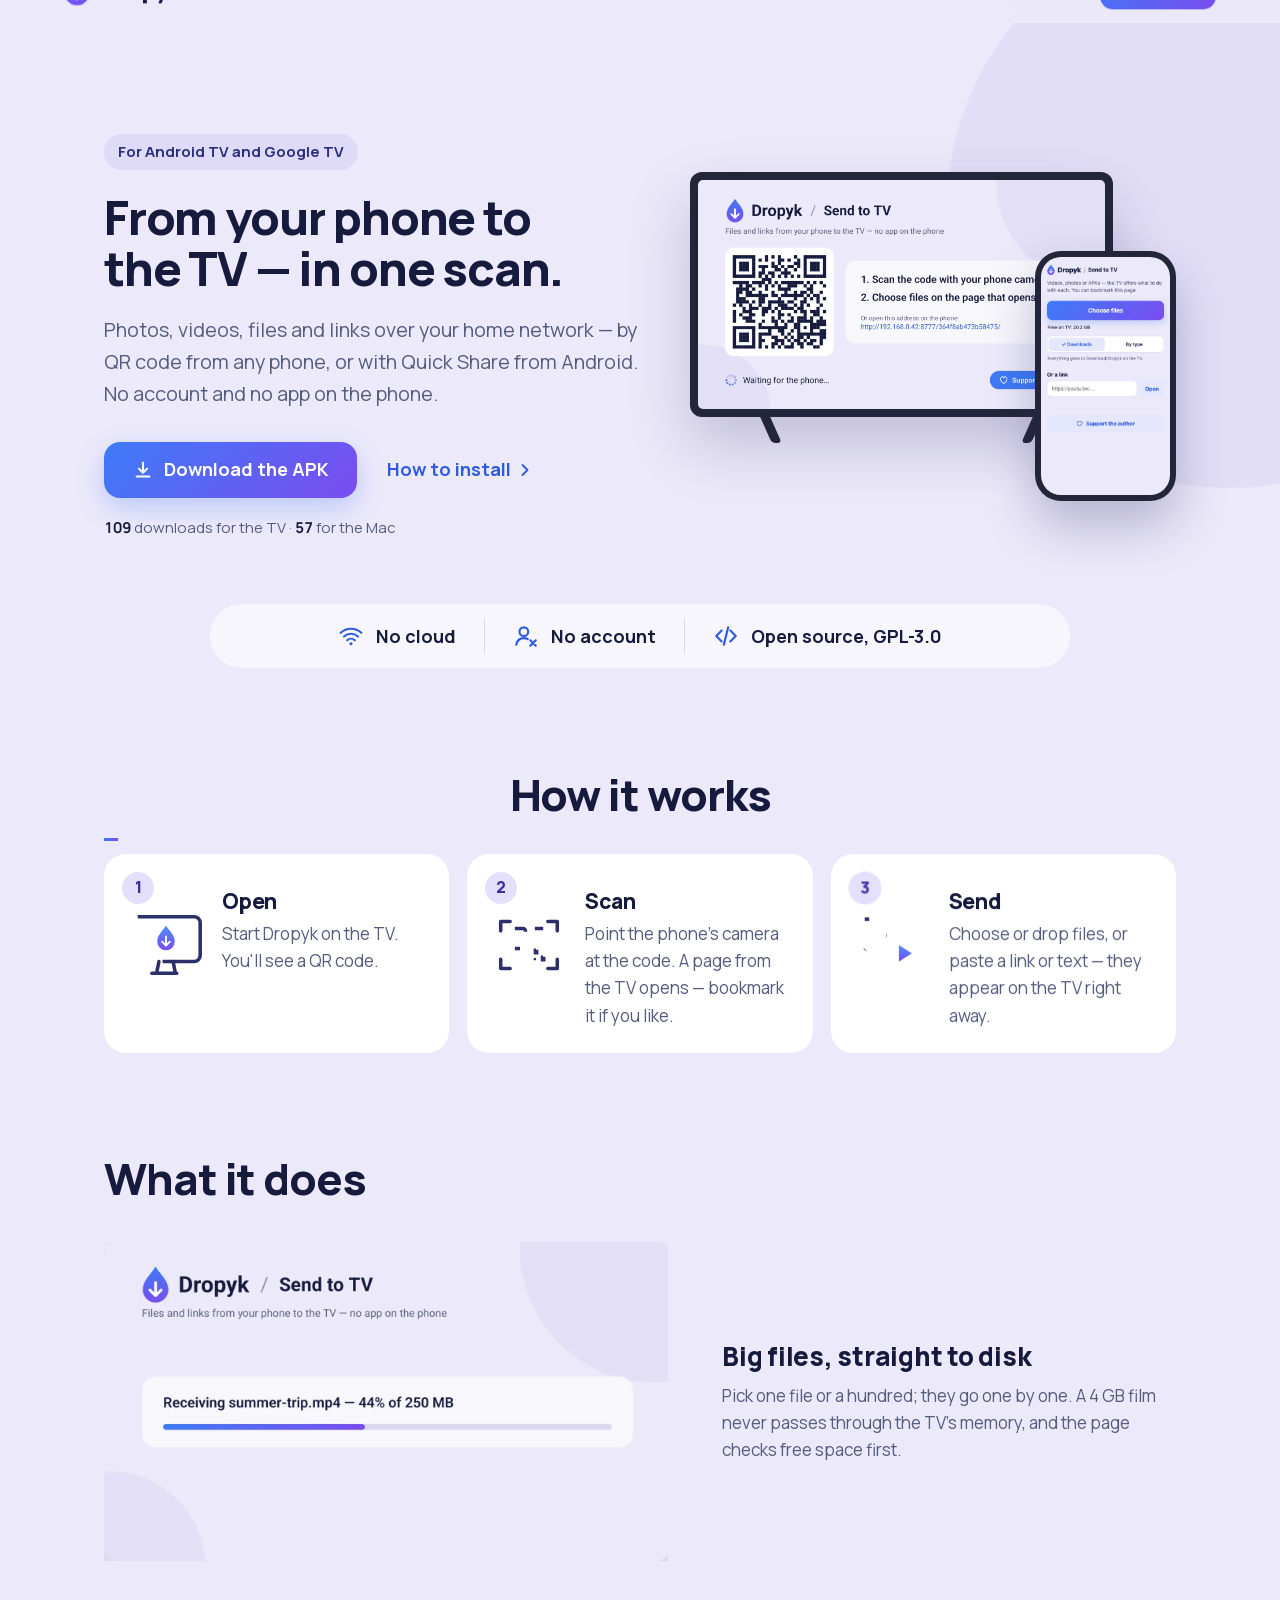
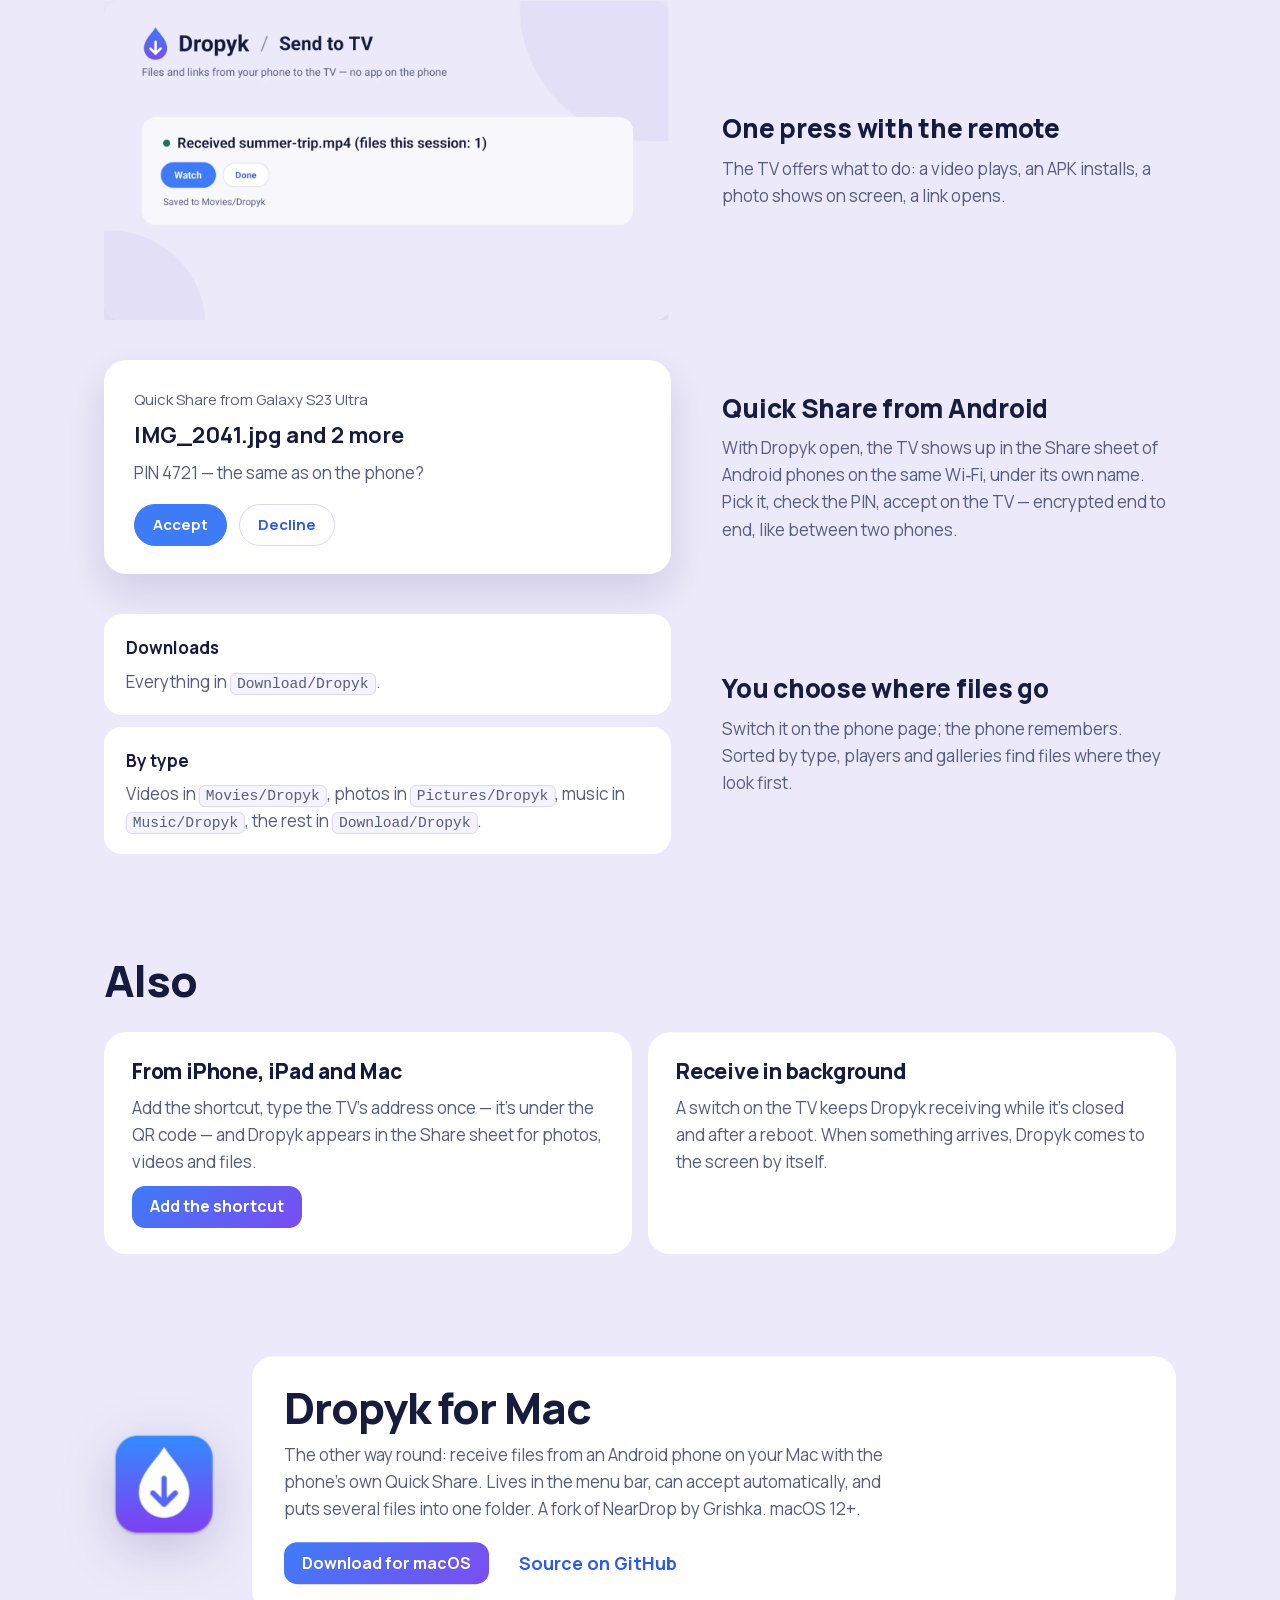
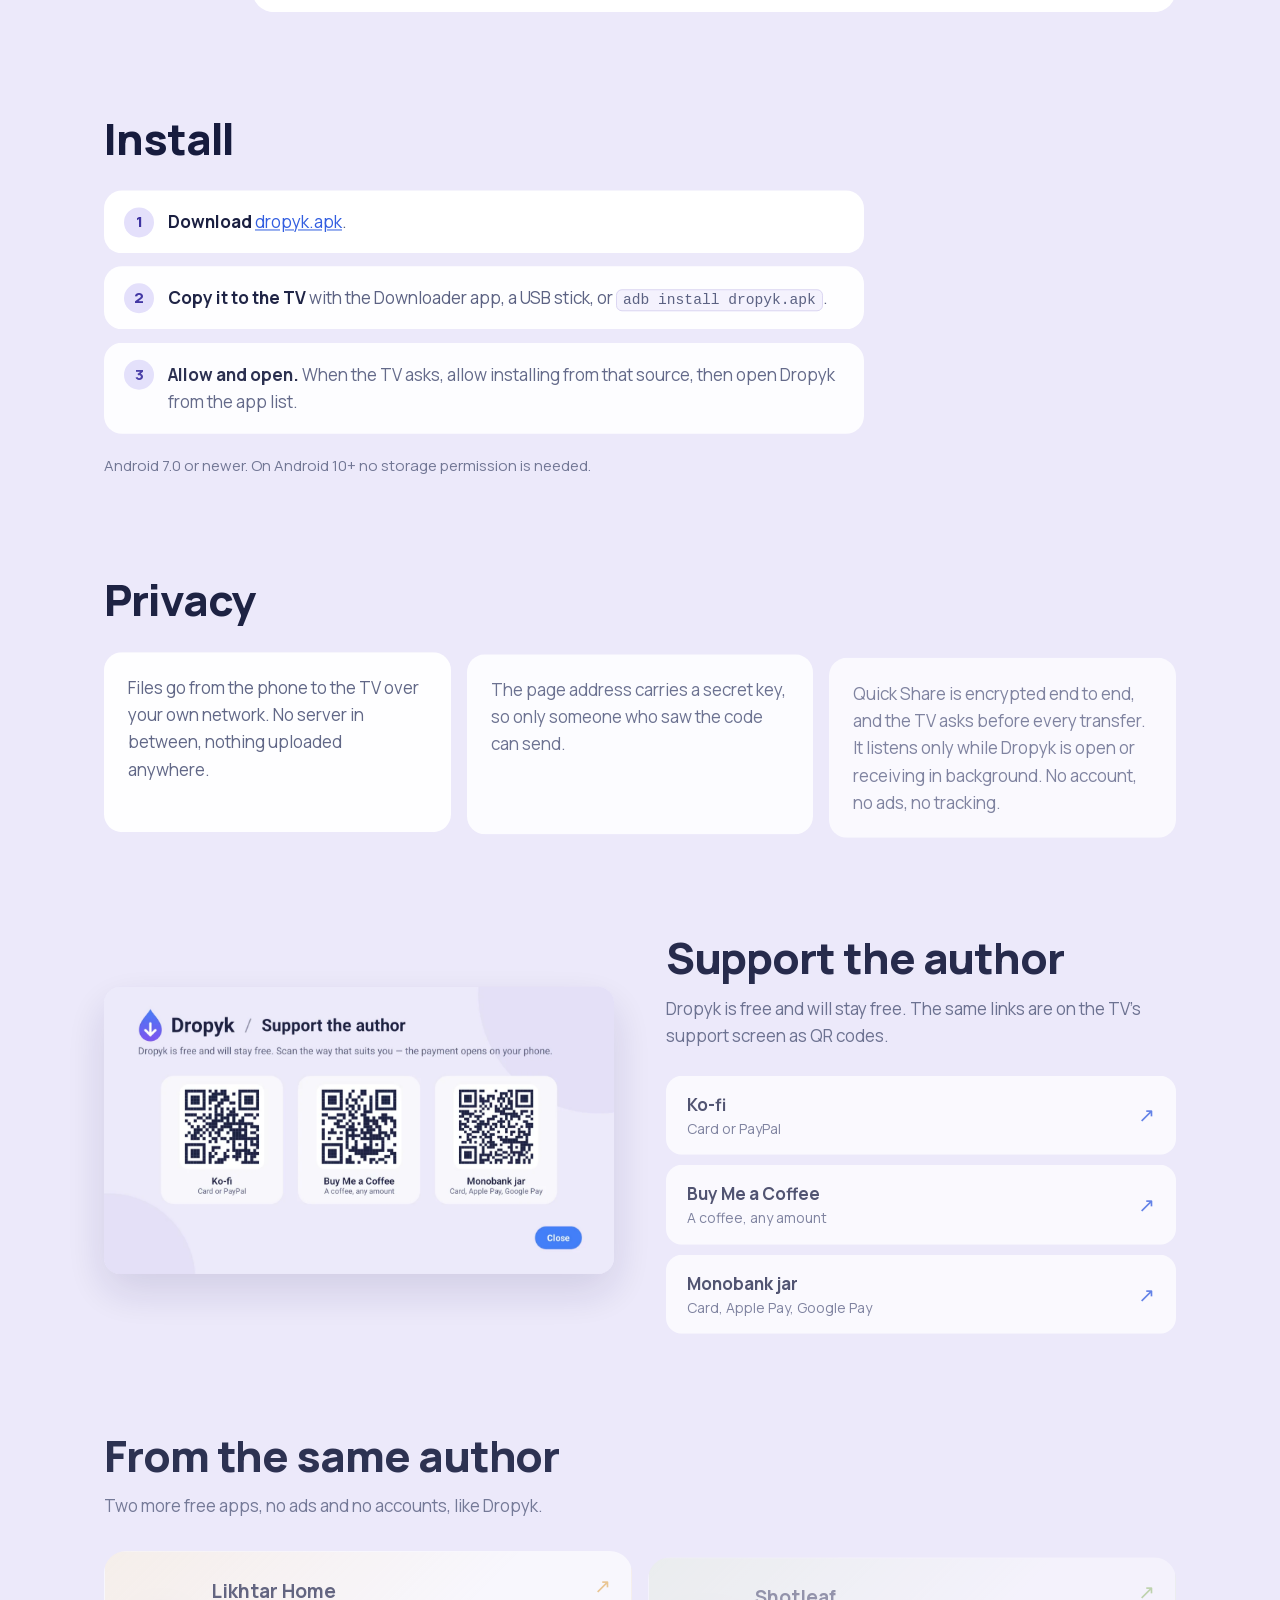
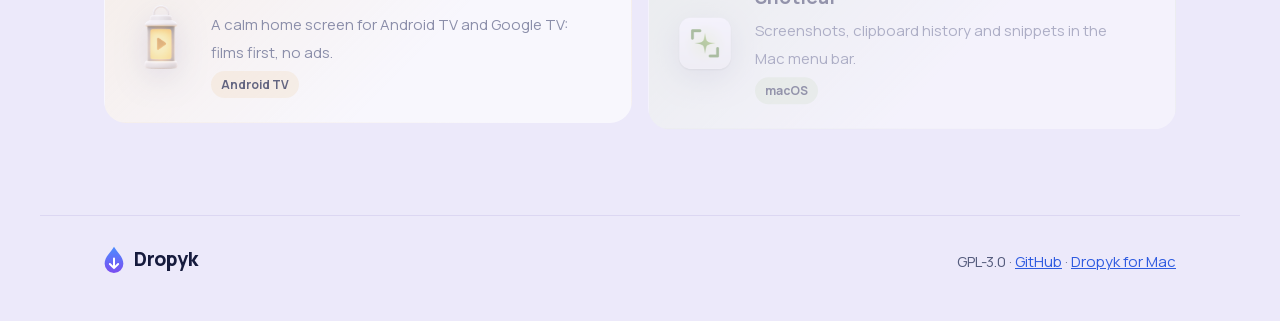
<file: web/index.html>
<!doctype html>
<html lang="en">
<head>
<meta charset="utf-8">
<meta name="viewport" content="width=device-width, initial-scale=1">
<title>Dropyk — send to TV</title>
<meta name="description" content="Free, open-source app for Android TV and Google TV. Open it, scan the code with your phone and send videos, photos, APKs and links over your Wi‑Fi. No app on the phone, no cloud, no account.">
<link rel="canonical" href="https://dropyk.syvyj.dev/">
<link rel="alternate" hreflang="en" href="https://dropyk.syvyj.dev/">
<link rel="alternate" hreflang="uk" href="https://dropyk.syvyj.dev/uk/">
<meta property="og:title" content="Dropyk">
<meta property="og:description" content="From your phone to the TV — in one scan.">
<meta property="og:image" content="https://dropyk.syvyj.dev/assets/social-en.png">
<meta property="og:url" content="https://dropyk.syvyj.dev/">
<meta name="twitter:card" content="summary_large_image">
<meta name="theme-color" content="#ECE9FA">
<script>
  // Light or dark: what the visitor picked with the button, otherwise the device's theme.
  function theme(t) {
    document.documentElement.dataset.theme = t;
    document.querySelector('meta[name=theme-color]').content = t === 'dark' ? '#12142B' : '#ECE9FA';
  }
  function flipTheme() {
    const t = document.documentElement.dataset.theme === 'dark' ? 'light' : 'dark';
    theme(t);
    try { localStorage.theme = t; } catch (e) {}
  }
  let picked; try { picked = localStorage.theme; } catch (e) {}
  theme(picked || (matchMedia('(prefers-color-scheme: dark)').matches ? 'dark' : 'light'));
  // Motion: not for visitors who asked for less; and if motion.js hasn't started in 3 s, show everything as is.
  if (!matchMedia('(prefers-reduced-motion: reduce)').matches) {
    document.documentElement.classList.add('motion');
    setTimeout(() => { if (!window.dropykMotion) document.documentElement.classList.remove('motion'); }, 3000);
  }
</script>
<link rel="icon" type="image/png" sizes="32x32" href="assets/icon-32.png">
<link rel="apple-touch-icon" href="assets/icon-180.png">
<link rel="preload" href="fonts/manrope-latin.woff2" as="font" type="font/woff2" crossorigin>
<link rel="stylesheet" href="style.css?v=ae629f5f">
<script defer src="vendor/gsap/3.15.0/gsap.min.js"></script>
<script defer src="vendor/gsap/3.15.0/ScrollTrigger.min.js"></script>
<script defer src="vendor/gsap/3.15.0/SplitText.min.js"></script>
<script defer src="vendor/gsap/3.15.0/DrawSVGPlugin.min.js"></script>
<script defer src="motion.js?v=72dc1f9f"></script>
</head>
<body>
<div class="backdrop" aria-hidden="true"><div class="blob"></div></div>
<a class="skip" href="#main">Skip to content</a>

<svg width="0" height="0" style="position:absolute" aria-hidden="true">
  <defs>
    <linearGradient id="g" x1="0" y1="0" x2="0" y2="1"><stop offset="0" stop-color="#4C8DFF"/><stop offset="1" stop-color="#7A4CF0"/></linearGradient>
    <symbol id="drop" viewBox="282 180 460 635">
      <path fill="url(#g)" d="M512 194C572 304 727 424 727 584A215 215 0 0 1 297 584C297 424 452 304 512 194Z"/>
      <path d="M512 464V684M417 589L512 684L607 589" fill="none" stroke="#fff" stroke-width="46" stroke-linecap="round" stroke-linejoin="round"/>
    </symbol>
  </defs>
</svg>

<header class="nav">
  <a class="brand" href="" aria-label="Dropyk">
    <svg aria-hidden="true"><use href="#drop"/></svg>
    <span>Dropyk</span>
  </a>
  <nav aria-label="Main">
    <a href="#how">How it works</a>
    <a href="#install">Install</a>
    <a href="https://github.com/Syvyj/dropyk-android">GitHub</a>
  </nav>
  <div class="nav-tools">
    <button class="theme" type="button" onclick="flipTheme()" aria-label="Light or dark theme"><svg viewBox="0 0 24 24" aria-hidden="true"><circle cx="12" cy="12" r="9" fill="none" stroke="currentColor" stroke-width="2"/><path d="M12 3a9 9 0 0 1 0 18z" fill="currentColor"/></svg></button>
    <a class="lang" href="uk/" hreflang="uk" lang="uk">UA</a>
    <a class="btn btn-small" href="https://github.com/Syvyj/dropyk-android/releases/latest/download/dropyk.apk">Download</a>
  </div>
</header>

<main id="main">

<section class="hero" aria-labelledby="hero-title">
  <div class="hero-copy">
    <p class="pill">For Android TV and Google TV</p>
    <h1 id="hero-title">From your phone to the TV — in one scan.</h1>
    <p class="lead">Photos, videos, files and links over your home network — by QR code from any phone, or with Quick Share from Android. No account and no app on the phone.</p>
    <div class="cta">
      <a class="btn" href="https://github.com/Syvyj/dropyk-android/releases/latest/download/dropyk.apk">
        <svg viewBox="0 0 24 24" aria-hidden="true"><path d="M12 4v11m0 0-4.5-4.5M12 15l4.5-4.5M5 19h14" fill="none" stroke="currentColor" stroke-width="2.2" stroke-linecap="round" stroke-linejoin="round"/></svg>
        Download the APK
      </a>
      <a class="text-link" href="#install">How to install<svg viewBox="0 0 24 24" aria-hidden="true"><path d="m9 6 6 6-6 6" fill="none" stroke="currentColor" stroke-width="2.2" stroke-linecap="round" stroke-linejoin="round"/></svg></a>
    </div>
    <p class="stats"><b data-count="109">109</b> downloads for the TV · <b data-count="57">57</b> for the Mac</p>
  </div>
  <div class="devices">
    <div class="devices-tilt">
    <figure class="tv">
      <div class="tv-screen"><img src="assets/en-tv-waiting.webp" alt="Dropyk on a TV: Dropyk / Send to TV, a QR code, two steps and the fallback address" width="1440" height="810" fetchpriority="high"><img class="tv-alt" data-src="assets/en-tv-receiving.webp" alt="" aria-hidden="true" width="1440" height="810" decoding="async"><img class="tv-alt" data-src="assets/en-tv-received-video.webp" alt="" aria-hidden="true" width="1440" height="810" decoding="async"></div>
      <div class="tv-stand" aria-hidden="true"></div>
    </figure>
    <figure class="phone">
      <img src="assets/en-phone.webp" alt="The page on the phone: Choose files, free space on the TV, Downloads or By type, a link field and Support the author" width="780" height="1440">
    </figure>
    </div>
    <svg class="flyer" aria-hidden="true"><use href="#drop"/></svg>
  </div>
</section>

<ul class="strip" data-reveal="strip" aria-label="At a glance">
  <li><svg viewBox="0 0 24 24" aria-hidden="true"><path d="M2.5 9a14 14 0 0 1 19 0M5.5 12.5a9.5 9.5 0 0 1 13 0M8.5 16a5 5 0 0 1 7 0" fill="none" stroke="currentColor" stroke-width="2" stroke-linecap="round"/><circle cx="12" cy="19.2" r="1.4" fill="currentColor"/></svg>No cloud</li>
  <li><svg viewBox="0 0 24 24" aria-hidden="true"><circle cx="10" cy="8" r="4" fill="none" stroke="currentColor" stroke-width="2"/><path d="M3 20c.8-3.8 3.6-6 7-6 1.4 0 2.6.3 3.6.9M16 16l5 5m0-5-5 5" fill="none" stroke="currentColor" stroke-width="2" stroke-linecap="round"/></svg>No account</li>
  <li><svg viewBox="0 0 24 24" aria-hidden="true"><path d="m8 7-5 5 5 5m8-10 5 5-5 5M14 4l-4 16" fill="none" stroke="currentColor" stroke-width="2" stroke-linecap="round" stroke-linejoin="round"/></svg>Open source, GPL-3.0</li>
</ul>

<section class="how" id="how" aria-labelledby="how-title">
  <h2 id="how-title" data-reveal="how-title">How it works</h2>
  <ol class="steps">
    <span class="steps-line" aria-hidden="true"></span>
    <li>
      <span class="num" aria-hidden="true">1</span>
      <svg class="icon" viewBox="0 0 64 56" aria-hidden="true"><rect x="3" y="4" width="58" height="38" rx="5" fill="none" stroke="currentColor" stroke-width="3"/><path d="M20 52h24M26 42l-2 10M38 42l2 10" stroke="currentColor" stroke-width="3" stroke-linecap="round"/><use href="#drop" x="24" y="11" width="16" height="22"/></svg>
      <div><h3>Open</h3><p>Start Dropyk on the TV. You'll see a QR code.</p></div>
    </li>
    <li>
      <span class="num" aria-hidden="true">2</span>
      <svg class="icon" viewBox="0 0 64 56" aria-hidden="true"><path d="M8 16V8h8M48 8h8v8M56 40v8h-8M16 48H8v-8" fill="none" stroke="currentColor" stroke-width="3" stroke-linecap="round" stroke-linejoin="round"/><rect x="18" y="14" width="11" height="11" rx="2" fill="none" stroke="currentColor" stroke-width="3"/><rect x="35" y="14" width="11" height="11" rx="2" fill="none" stroke="currentColor" stroke-width="3"/><rect x="18" y="31" width="11" height="11" rx="2" fill="none" stroke="currentColor" stroke-width="3"/><path d="M36 32h4v4h-4zM42 38h4v4h-4zM36 40h2" fill="currentColor" stroke="currentColor" stroke-width="2"/></svg>
      <div><h3>Scan</h3><p>Point the phone's camera at the code. A page from the TV opens — bookmark it if you like.</p></div>
    </li>
    <li>
      <span class="num" aria-hidden="true">3</span>
      <svg class="icon" viewBox="0 0 64 56" aria-hidden="true"><rect x="4" y="6" width="38" height="30" rx="4" fill="none" stroke="currentColor" stroke-width="3"/><path d="m8 32 10-10 8 8 5-5 7 7" fill="none" stroke="currentColor" stroke-width="3" stroke-linejoin="round"/><rect x="22" y="20" width="38" height="30" rx="4" style="fill:var(--card)" stroke="currentColor" stroke-width="3"/><path d="M37 28v14l11-7z" fill="url(#g)"/></svg>
      <div><h3>Send</h3><p>Choose or drop files, or paste a link or text — they appear on the TV right away.</p></div>
    </li>
  </ol>
</section>

<section class="features" aria-labelledby="features-title">
  <h2 id="features-title" data-reveal="features-title">What it does</h2>
  <div class="feature">
    <img src="assets/en-tv-receiving.webp" alt="The TV receiving a 250 MB video with a progress bar" width="1440" height="810" loading="lazy">
    <div>
      <h3>Big files, straight to disk</h3>
      <p>Pick one file or a hundred; they go one by one. A 4 GB film never passes through the TV's memory, and the page checks free space first.</p>
    </div>
  </div>
  <div class="feature">
    <img src="assets/en-tv-received-video.webp" alt="A received video with Watch and Done buttons and the folder it was saved to" width="1440" height="810" loading="lazy">
    <div>
      <h3>One press with the remote</h3>
      <p>The TV offers what to do: a video plays, an APK installs, a photo shows on screen, a link opens.</p>
    </div>
  </div>
  <div class="feature">
    <div class="qs-card" aria-hidden="true">
      <span class="qs-from">Quick Share from Galaxy S23 Ultra</span>
      <b>IMG_2041.jpg and 2 more</b>
      <span>PIN 4721 — the same as on the phone?</span>
      <span class="qs-buttons"><i class="on">Accept</i><i>Decline</i></span>
    </div>
    <div>
      <h3>Quick Share from Android</h3>
      <p>With Dropyk open, the TV shows up in the Share sheet of Android phones on the same Wi‑Fi, under its own name. Pick it, check the PIN, accept on the TV — encrypted end to end, like between two phones.</p>
    </div>
  </div>
  <div class="feature">
    <div class="where">
      <div class="where-card"><b>Downloads</b><span>Everything in <code>Download/Dropyk</code>.</span></div>
      <div class="where-card"><b>By type</b><span>Videos in <code>Movies/Dropyk</code>, photos in <code>Pictures/Dropyk</code>, music in <code>Music/Dropyk</code>, the rest in <code>Download/Dropyk</code>.</span></div>
    </div>
    <div>
      <h3>You choose where files go</h3>
      <p>Switch it on the phone page; the phone remembers. Sorted by type, players and galleries find files where they look first.</p>
    </div>
  </div>
</section>

<section class="more" data-reveal="more" aria-labelledby="more-title">
  <h2 id="more-title">Also</h2>
  <div class="more-cards">
    <div class="more-card">
      <h3>From iPhone, iPad and Mac</h3>
      <p>Add the shortcut, type the TV's address once — it's under the QR code — and Dropyk appears in the Share sheet for photos, videos and files.</p>
      <a class="btn btn-small" href="shortcut/Send%20to%20Dropyk.shortcut">Add the shortcut</a>
    </div>
    <div class="more-card">
      <h3>Receive in background</h3>
      <p>A switch on the TV keeps Dropyk receiving while it's closed and after a reboot. When something arrives, Dropyk comes to the screen by itself.</p>
    </div>
  </div>
</section>

<section class="mac" id="mac" data-reveal="mac" aria-labelledby="mac-title">
  <img src="assets/icon-180.png" alt="" width="120" height="120" loading="lazy">
  <div>
    <h2 id="mac-title">Dropyk for Mac</h2>
    <p>The other way round: receive files from an Android phone on your Mac with the phone's own Quick Share. Lives in the menu bar, can accept automatically, and puts several files into one folder. A fork of NearDrop by Grishka. macOS 12+.</p>
    <div class="cta">
      <a class="btn btn-small" href="https://github.com/Syvyj/dropyk-mac/releases/latest/download/Dropyk.dmg">Download for macOS</a>
      <a class="text-link" href="https://github.com/Syvyj/dropyk-mac">Source on GitHub</a>
    </div>
  </div>
</section>

<section class="install" id="install" data-reveal="install" aria-labelledby="install-title">
  <h2 id="install-title">Install</h2>
  <ol>
    <li><b>Download</b> <a href="https://github.com/Syvyj/dropyk-android/releases/latest/download/dropyk.apk">dropyk.apk</a>.</li>
    <li><b>Copy it to the TV</b> with the Downloader app, a USB stick, or <code>adb install dropyk.apk</code>.</li>
    <li><b>Allow and open.</b> When the TV asks, allow installing from that source, then open Dropyk from the app list.</li>
  </ol>
  <p class="small">Android 7.0 or newer. On Android 10+ no storage permission is needed.</p>
</section>

<section class="private" data-reveal="private" aria-labelledby="private-title">
  <h2 id="private-title">Privacy</h2>
  <ul>
    <li>Files go from the phone to the TV over your own network. No server in between, nothing uploaded anywhere.</li>
    <li>The page address carries a secret key, so only someone who saw the code can send.</li>
    <li>Quick Share is encrypted end to end, and the TV asks before every transfer. It listens only while Dropyk is open or receiving in background. No account, no ads, no tracking.</li>
  </ul>
</section>


<section class="support" id="support" data-reveal="support" aria-labelledby="support-title">
  <img src="assets/en-tv-support.webp" alt="The support screen on the TV with three QR codes" width="1440" height="810" loading="lazy">
  <div>
    <h2 id="support-title">Support the author</h2>
    <p>Dropyk is free and will stay free. The same links are on the TV's support screen as QR codes.</p>
    <div class="gives">
<a class="give" href="https://ko-fi.com/syvyj" target="_blank" rel="noopener"><b>Ko-fi</b><small>Card or PayPal</small><span aria-hidden="true">↗</span></a>
<a class="give" href="https://buymeacoffee.com/syvyj" target="_blank" rel="noopener"><b>Buy Me a Coffee</b><small>A coffee, any amount</small><span aria-hidden="true">↗</span></a>
<a class="give" href="https://send.monobank.ua/jar/5juJPj142b" target="_blank" rel="noopener"><b>Monobank jar</b><small>Card, Apple Pay, Google Pay</small><span aria-hidden="true">↗</span></a>
    </div>
  </div>
</section>

<section class="kin" data-reveal="kin" aria-labelledby="kin-title">
  <h2 id="kin-title">From the same author</h2>
  <p class="kin-lead">Two more free apps, no ads and no accounts, like Dropyk.</p>
  <div class="kin-cards">
    <a class="kin-card" href="https://likhtar.syvyj.dev/" style="--tone: 232, 178, 90">
      <img src="assets/kin-likhtar.png" alt="" width="64" height="64" loading="lazy">
      <span><b>Likhtar Home</b><small>A calm home screen for Android TV and Google TV: films first, no ads.</small></span>
      <em class="kin-tag">Android TV</em>
      <span class="kin-arrow" aria-hidden="true">↗</span>
    </a>
    <a class="kin-card" href="https://shotleaf.syvyj.dev/" style="--tone: 124, 179, 66">
      <img src="assets/kin-shotleaf.png" alt="" width="64" height="64" loading="lazy">
      <span><b>Shotleaf</b><small>Screenshots, clipboard history and snippets in the Mac menu bar.</small></span>
      <em class="kin-tag">macOS</em>
      <span class="kin-arrow" aria-hidden="true">↗</span>
    </a>
  </div>
</section>

</main>

<footer class="footer">
  <p><a class="brand" href=""><svg aria-hidden="true"><use href="#drop"/></svg><span>Dropyk</span></a></p>
  <p>GPL-3.0 · <a href="https://github.com/Syvyj/dropyk-android">GitHub</a> · <a href="#mac">Dropyk for Mac</a></p>
</footer>
</body>
</html>
</file>
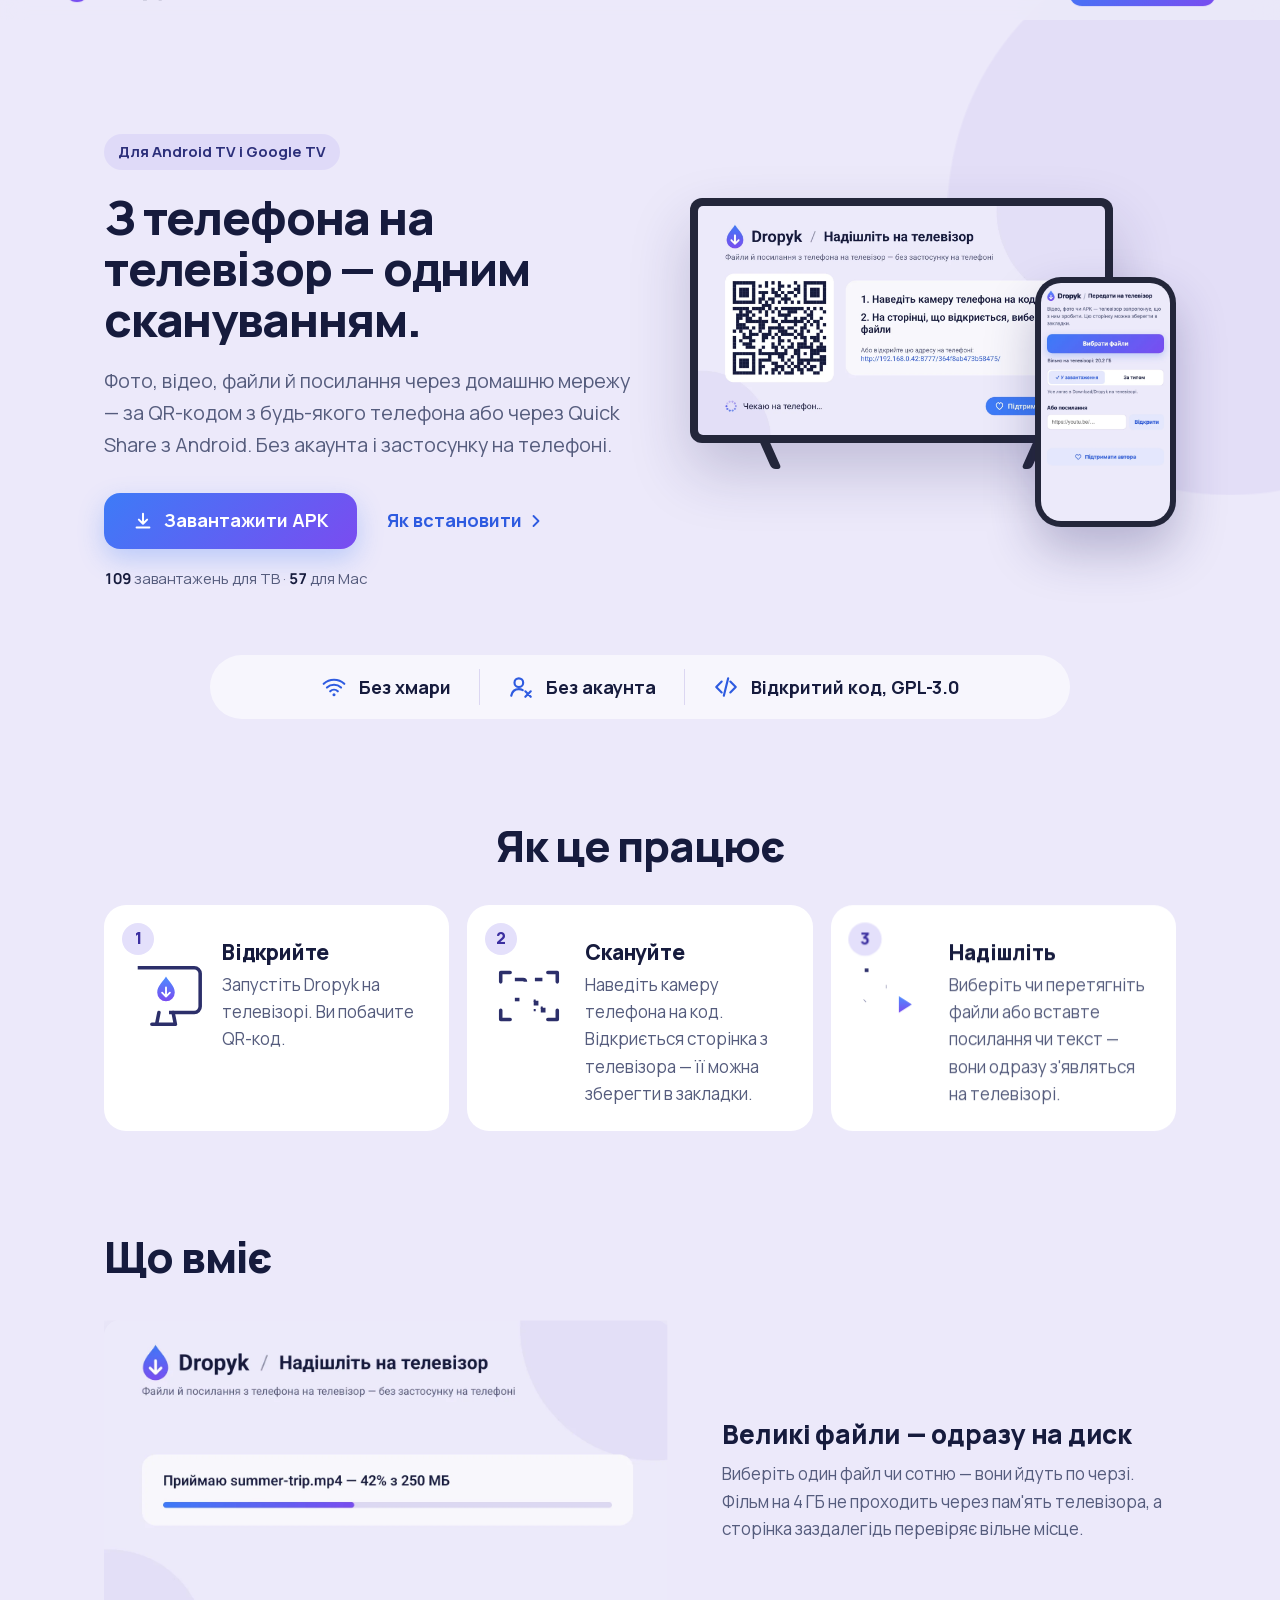
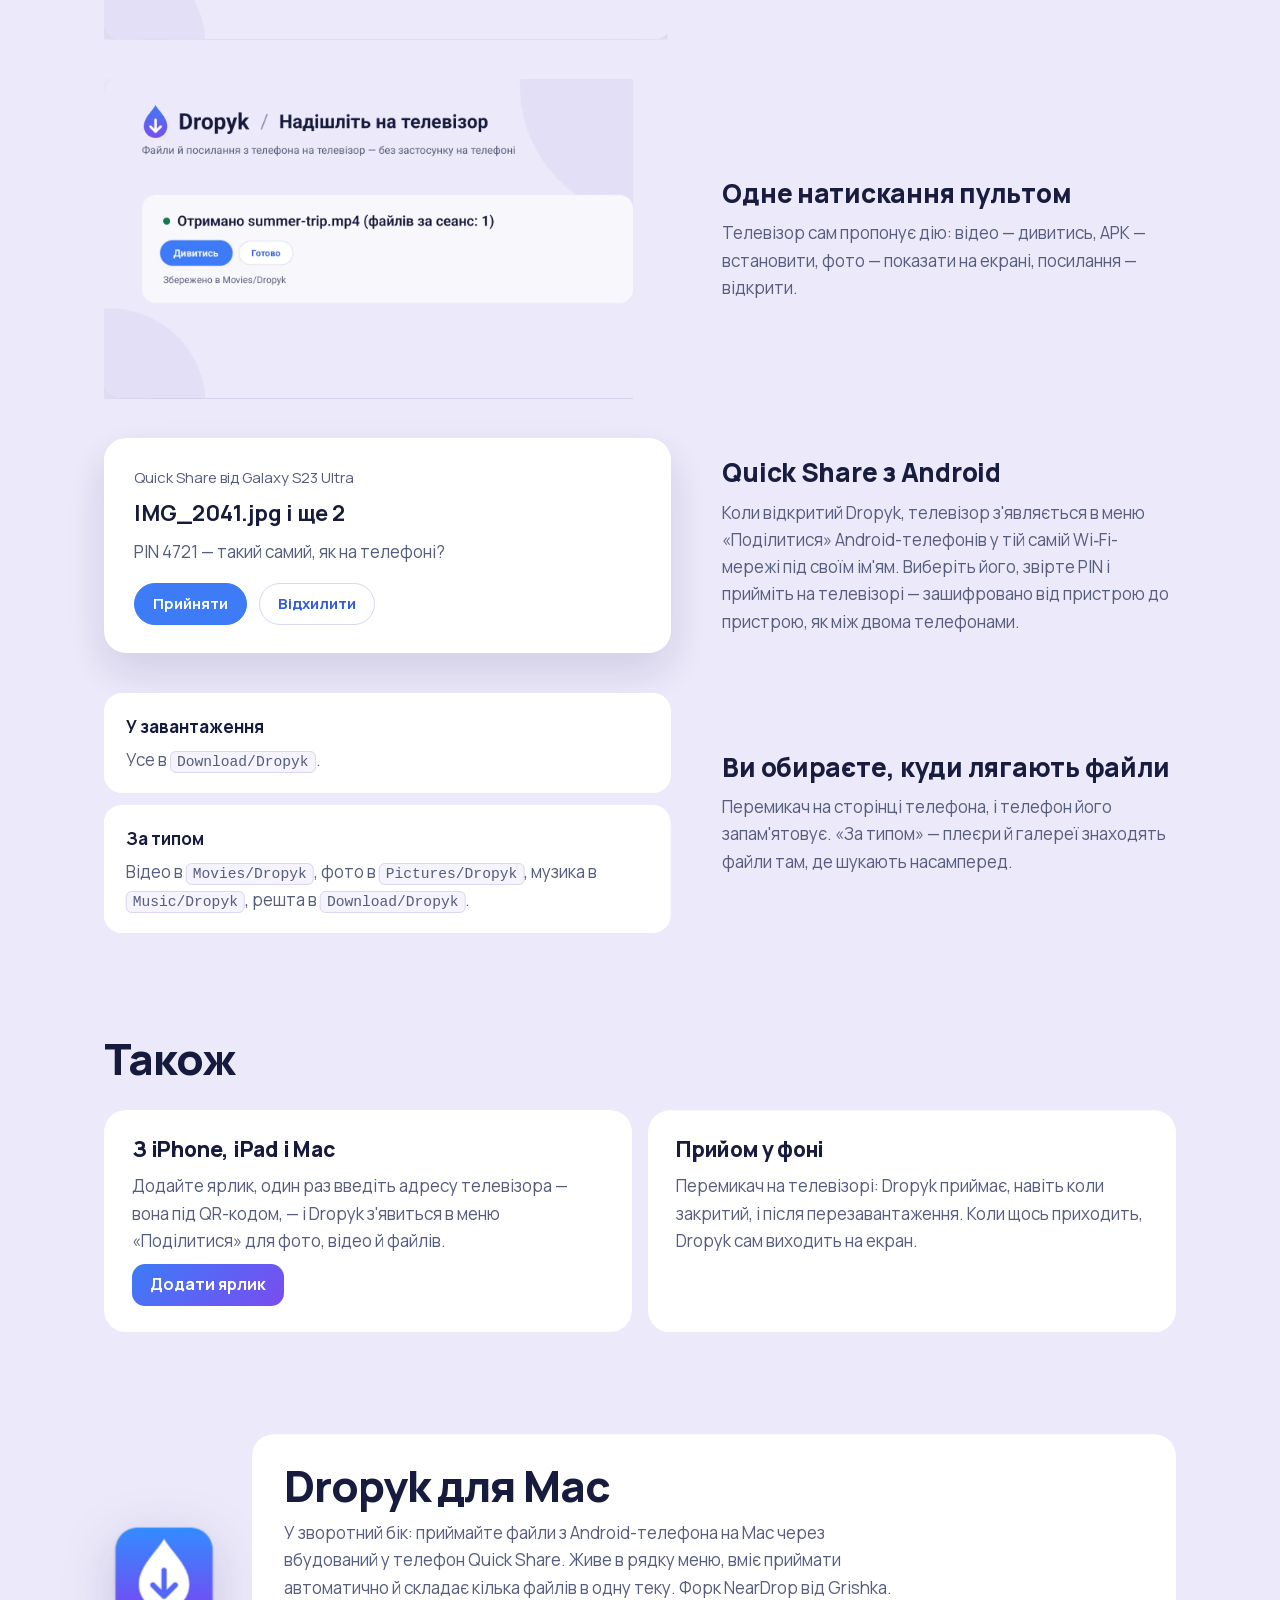
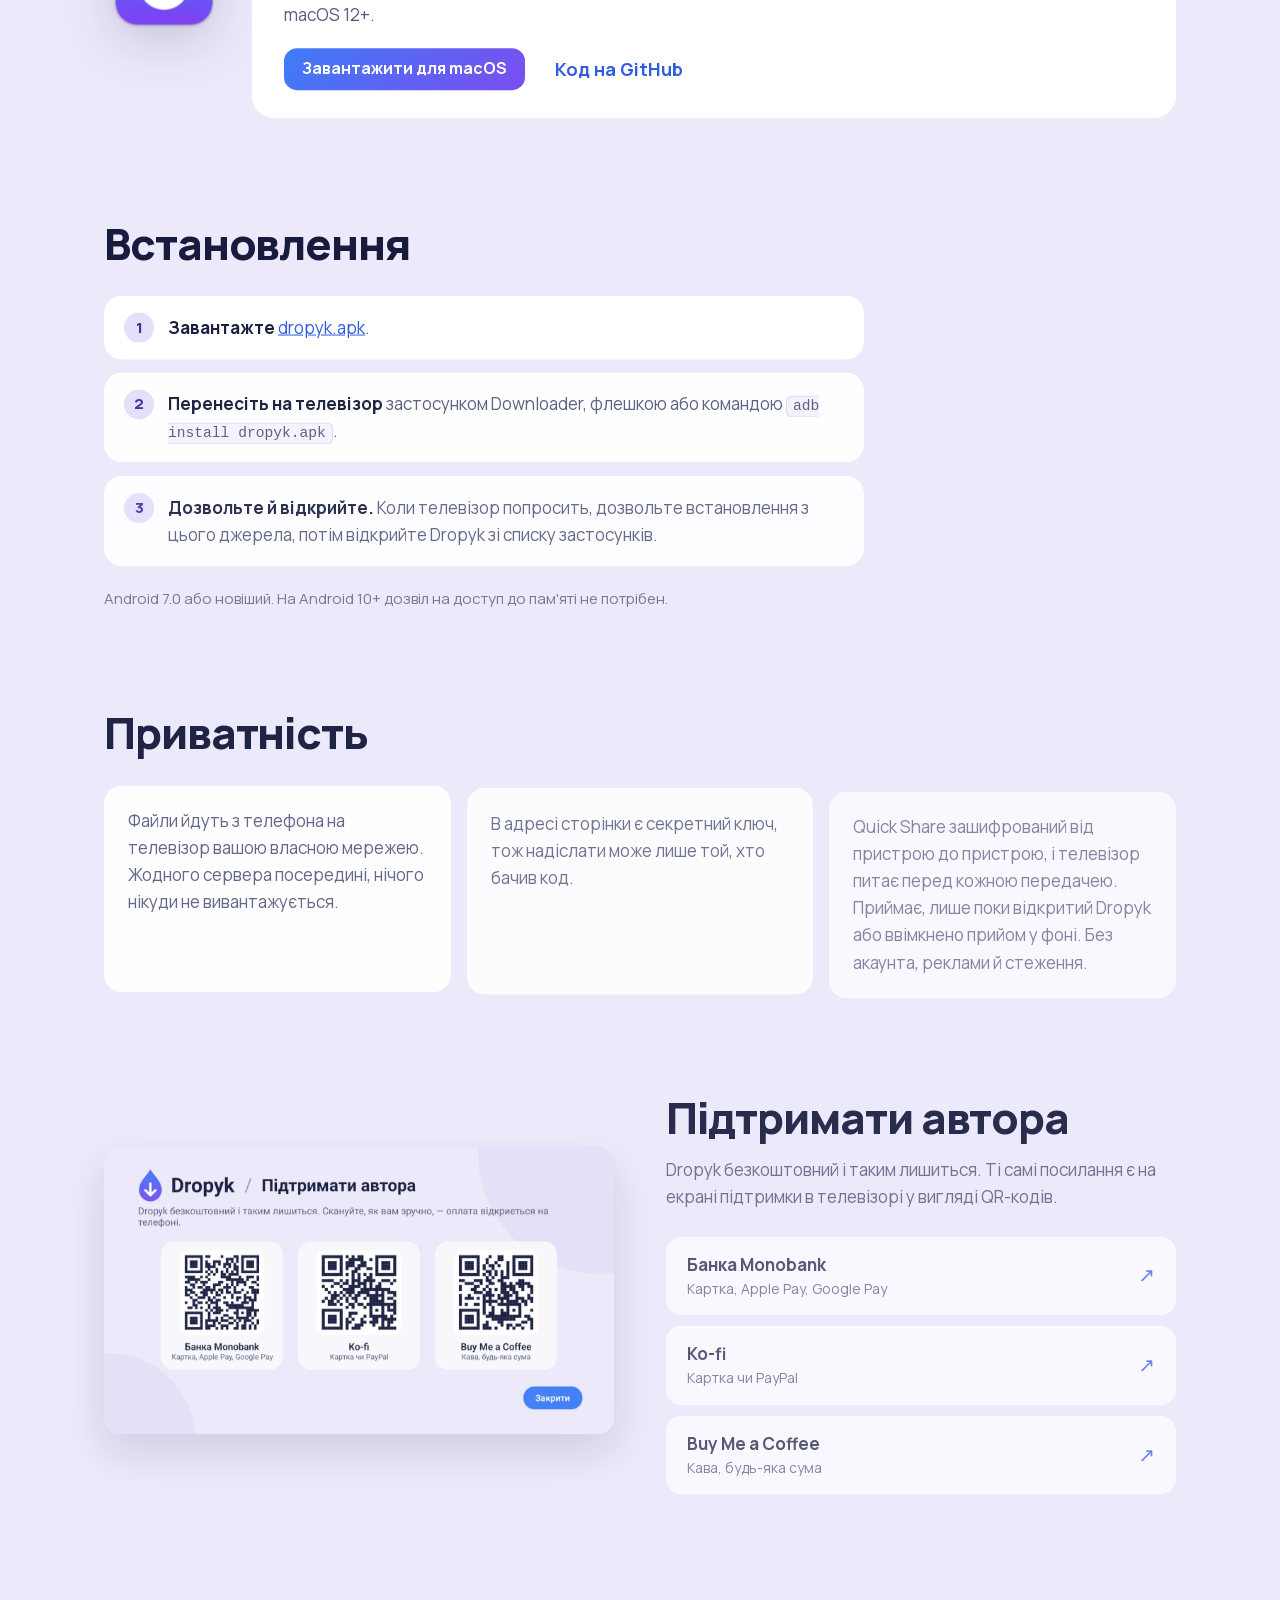
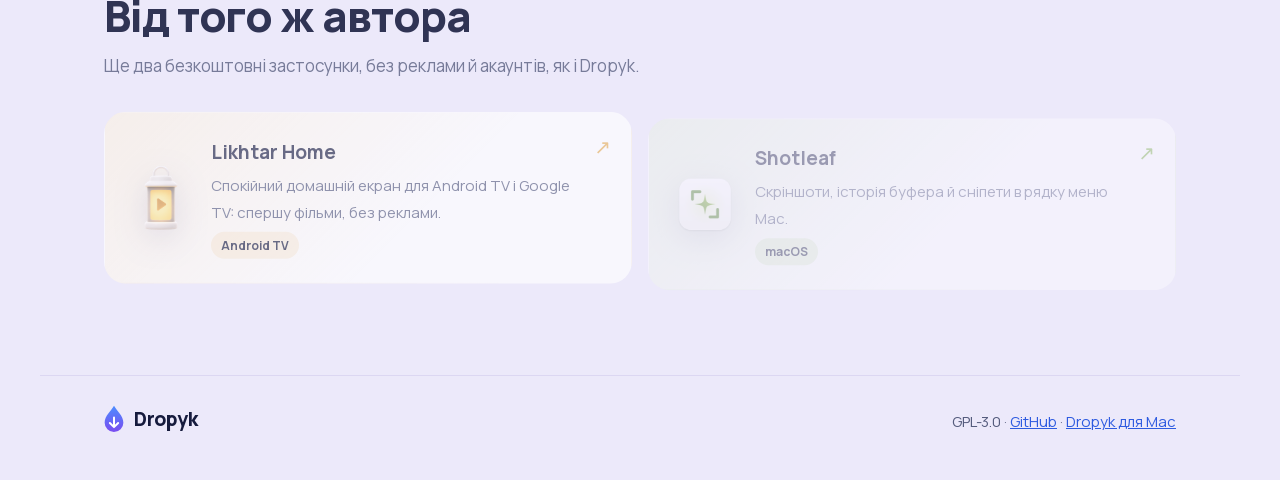
<file: web/uk/index.html>
<!doctype html>
<html lang="uk">
<head>
<meta charset="utf-8">
<meta name="viewport" content="width=device-width, initial-scale=1">
<title>Dropyk — надішліть на телевізор</title>
<meta name="description" content="Безкоштовний застосунок з відкритим кодом для Android TV і Google TV. Відкрийте, проскануйте код телефоном і надсилайте відео, фото, APK та посилання через домашній Wi‑Fi. Без застосунку на телефоні, без хмари й акаунта.">
<link rel="canonical" href="https://dropyk.syvyj.dev/uk/">
<link rel="alternate" hreflang="en" href="https://dropyk.syvyj.dev/">
<link rel="alternate" hreflang="uk" href="https://dropyk.syvyj.dev/uk/">
<meta property="og:title" content="Dropyk">
<meta property="og:description" content="З телефона на телевізор — одним скануванням.">
<meta property="og:image" content="https://dropyk.syvyj.dev/assets/social-uk.png">
<meta property="og:url" content="https://dropyk.syvyj.dev/uk/">
<meta name="twitter:card" content="summary_large_image">
<meta name="theme-color" content="#ECE9FA">
<script>
  // Light or dark: what the visitor picked with the button, otherwise the device's theme.
  function theme(t) {
    document.documentElement.dataset.theme = t;
    document.querySelector('meta[name=theme-color]').content = t === 'dark' ? '#12142B' : '#ECE9FA';
  }
  function flipTheme() {
    const t = document.documentElement.dataset.theme === 'dark' ? 'light' : 'dark';
    theme(t);
    try { localStorage.theme = t; } catch (e) {}
  }
  let picked; try { picked = localStorage.theme; } catch (e) {}
  theme(picked || (matchMedia('(prefers-color-scheme: dark)').matches ? 'dark' : 'light'));
  // Motion: not for visitors who asked for less; and if motion.js hasn't started in 3 s, show everything as is.
  if (!matchMedia('(prefers-reduced-motion: reduce)').matches) {
    document.documentElement.classList.add('motion');
    setTimeout(() => { if (!window.dropykMotion) document.documentElement.classList.remove('motion'); }, 3000);
  }
</script>
<link rel="icon" type="image/png" sizes="32x32" href="../assets/icon-32.png">
<link rel="apple-touch-icon" href="../assets/icon-180.png">
<link rel="preload" href="../fonts/manrope-latin.woff2" as="font" type="font/woff2" crossorigin>
<link rel="stylesheet" href="../style.css?v=ae629f5f">
<script defer src="../vendor/gsap/3.15.0/gsap.min.js"></script>
<script defer src="../vendor/gsap/3.15.0/ScrollTrigger.min.js"></script>
<script defer src="../vendor/gsap/3.15.0/SplitText.min.js"></script>
<script defer src="../vendor/gsap/3.15.0/DrawSVGPlugin.min.js"></script>
<script defer src="../motion.js?v=72dc1f9f"></script>
</head>
<body>
<div class="backdrop" aria-hidden="true"><div class="blob"></div></div>
<a class="skip" href="#main">Перейти до змісту</a>

<svg width="0" height="0" style="position:absolute" aria-hidden="true">
  <defs>
    <linearGradient id="g" x1="0" y1="0" x2="0" y2="1"><stop offset="0" stop-color="#4C8DFF"/><stop offset="1" stop-color="#7A4CF0"/></linearGradient>
    <symbol id="drop" viewBox="282 180 460 635">
      <path fill="url(#g)" d="M512 194C572 304 727 424 727 584A215 215 0 0 1 297 584C297 424 452 304 512 194Z"/>
      <path d="M512 464V684M417 589L512 684L607 589" fill="none" stroke="#fff" stroke-width="46" stroke-linecap="round" stroke-linejoin="round"/>
    </symbol>
  </defs>
</svg>

<header class="nav">
  <a class="brand" href="../uk/" aria-label="Dropyk">
    <svg aria-hidden="true"><use href="#drop"/></svg>
    <span>Dropyk</span>
  </a>
  <nav aria-label="Головне">
    <a href="#how">Як це працює</a>
    <a href="#install">Встановлення</a>
    <a href="https://github.com/Syvyj/dropyk-android">GitHub</a>
  </nav>
  <div class="nav-tools">
    <button class="theme" type="button" onclick="flipTheme()" aria-label="Світла чи темна тема"><svg viewBox="0 0 24 24" aria-hidden="true"><circle cx="12" cy="12" r="9" fill="none" stroke="currentColor" stroke-width="2"/><path d="M12 3a9 9 0 0 1 0 18z" fill="currentColor"/></svg></button>
    <a class="lang" href="../" hreflang="en" lang="en">EN</a>
    <a class="btn btn-small" href="https://github.com/Syvyj/dropyk-android/releases/latest/download/dropyk.apk">Завантажити</a>
  </div>
</header>

<main id="main">

<section class="hero" aria-labelledby="hero-title">
  <div class="hero-copy">
    <p class="pill">Для Android TV і Google TV</p>
    <h1 id="hero-title">З телефона на телевізор — одним скануванням.</h1>
    <p class="lead">Фото, відео, файли й посилання через домашню мережу — за QR-кодом з будь-якого телефона або через Quick Share з Android. Без акаунта і застосунку на телефоні.</p>
    <div class="cta">
      <a class="btn" href="https://github.com/Syvyj/dropyk-android/releases/latest/download/dropyk.apk">
        <svg viewBox="0 0 24 24" aria-hidden="true"><path d="M12 4v11m0 0-4.5-4.5M12 15l4.5-4.5M5 19h14" fill="none" stroke="currentColor" stroke-width="2.2" stroke-linecap="round" stroke-linejoin="round"/></svg>
        Завантажити APK
      </a>
      <a class="text-link" href="#install">Як встановити<svg viewBox="0 0 24 24" aria-hidden="true"><path d="m9 6 6 6-6 6" fill="none" stroke="currentColor" stroke-width="2.2" stroke-linecap="round" stroke-linejoin="round"/></svg></a>
    </div>
    <p class="stats"><b data-count="109">109</b> завантажень для ТВ · <b data-count="57">57</b> для Mac</p>
  </div>
  <div class="devices">
    <div class="devices-tilt">
    <figure class="tv">
      <div class="tv-screen"><img src="../assets/uk-tv-waiting.webp" alt="Dropyk на телевізорі: Dropyk / Надішліть на телевізор, QR-код, два кроки й запасна адреса" width="1440" height="810" fetchpriority="high"><img class="tv-alt" data-src="../assets/uk-tv-receiving.webp" alt="" aria-hidden="true" width="1440" height="810" decoding="async"><img class="tv-alt" data-src="../assets/uk-tv-received-video.webp" alt="" aria-hidden="true" width="1440" height="810" decoding="async"></div>
      <div class="tv-stand" aria-hidden="true"></div>
    </figure>
    <figure class="phone">
      <img src="../assets/uk-phone.webp" alt="Сторінка на телефоні: Вибрати файли, вільне місце на телевізорі, У завантаження чи За типом, поле для посилання й Підтримати автора" width="780" height="1440">
    </figure>
    </div>
    <svg class="flyer" aria-hidden="true"><use href="#drop"/></svg>
  </div>
</section>

<ul class="strip" data-reveal="strip" aria-label="Коротко">
  <li><svg viewBox="0 0 24 24" aria-hidden="true"><path d="M2.5 9a14 14 0 0 1 19 0M5.5 12.5a9.5 9.5 0 0 1 13 0M8.5 16a5 5 0 0 1 7 0" fill="none" stroke="currentColor" stroke-width="2" stroke-linecap="round"/><circle cx="12" cy="19.2" r="1.4" fill="currentColor"/></svg>Без хмари</li>
  <li><svg viewBox="0 0 24 24" aria-hidden="true"><circle cx="10" cy="8" r="4" fill="none" stroke="currentColor" stroke-width="2"/><path d="M3 20c.8-3.8 3.6-6 7-6 1.4 0 2.6.3 3.6.9M16 16l5 5m0-5-5 5" fill="none" stroke="currentColor" stroke-width="2" stroke-linecap="round"/></svg>Без акаунта</li>
  <li><svg viewBox="0 0 24 24" aria-hidden="true"><path d="m8 7-5 5 5 5m8-10 5 5-5 5M14 4l-4 16" fill="none" stroke="currentColor" stroke-width="2" stroke-linecap="round" stroke-linejoin="round"/></svg>Відкритий код, GPL-3.0</li>
</ul>

<section class="how" id="how" aria-labelledby="how-title">
  <h2 id="how-title" data-reveal="how-title">Як це працює</h2>
  <ol class="steps">
    <span class="steps-line" aria-hidden="true"></span>
    <li>
      <span class="num" aria-hidden="true">1</span>
      <svg class="icon" viewBox="0 0 64 56" aria-hidden="true"><rect x="3" y="4" width="58" height="38" rx="5" fill="none" stroke="currentColor" stroke-width="3"/><path d="M20 52h24M26 42l-2 10M38 42l2 10" stroke="currentColor" stroke-width="3" stroke-linecap="round"/><use href="#drop" x="24" y="11" width="16" height="22"/></svg>
      <div><h3>Відкрийте</h3><p>Запустіть Dropyk на телевізорі. Ви побачите QR-код.</p></div>
    </li>
    <li>
      <span class="num" aria-hidden="true">2</span>
      <svg class="icon" viewBox="0 0 64 56" aria-hidden="true"><path d="M8 16V8h8M48 8h8v8M56 40v8h-8M16 48H8v-8" fill="none" stroke="currentColor" stroke-width="3" stroke-linecap="round" stroke-linejoin="round"/><rect x="18" y="14" width="11" height="11" rx="2" fill="none" stroke="currentColor" stroke-width="3"/><rect x="35" y="14" width="11" height="11" rx="2" fill="none" stroke="currentColor" stroke-width="3"/><rect x="18" y="31" width="11" height="11" rx="2" fill="none" stroke="currentColor" stroke-width="3"/><path d="M36 32h4v4h-4zM42 38h4v4h-4zM36 40h2" fill="currentColor" stroke="currentColor" stroke-width="2"/></svg>
      <div><h3>Скануйте</h3><p>Наведіть камеру телефона на код. Відкриється сторінка з телевізора — її можна зберегти в закладки.</p></div>
    </li>
    <li>
      <span class="num" aria-hidden="true">3</span>
      <svg class="icon" viewBox="0 0 64 56" aria-hidden="true"><rect x="4" y="6" width="38" height="30" rx="4" fill="none" stroke="currentColor" stroke-width="3"/><path d="m8 32 10-10 8 8 5-5 7 7" fill="none" stroke="currentColor" stroke-width="3" stroke-linejoin="round"/><rect x="22" y="20" width="38" height="30" rx="4" style="fill:var(--card)" stroke="currentColor" stroke-width="3"/><path d="M37 28v14l11-7z" fill="url(#g)"/></svg>
      <div><h3>Надішліть</h3><p>Виберіть чи перетягніть файли або вставте посилання чи текст — вони одразу з'являться на телевізорі.</p></div>
    </li>
  </ol>
</section>

<section class="features" aria-labelledby="features-title">
  <h2 id="features-title" data-reveal="features-title">Що вміє</h2>
  <div class="feature">
    <img src="../assets/uk-tv-receiving.webp" alt="Телевізор приймає відео на 250 МБ, видно смугу прогресу" width="1440" height="810" loading="lazy">
    <div>
      <h3>Великі файли — одразу на диск</h3>
      <p>Виберіть один файл чи сотню — вони йдуть по черзі. Фільм на 4 ГБ не проходить через пам'ять телевізора, а сторінка заздалегідь перевіряє вільне місце.</p>
    </div>
  </div>
  <div class="feature">
    <img src="../assets/uk-tv-received-video.webp" alt="Отримане відео з кнопками Дивитись і Готово та текою, куди його збережено" width="1440" height="810" loading="lazy">
    <div>
      <h3>Одне натискання пультом</h3>
      <p>Телевізор сам пропонує дію: відео — дивитись, APK — встановити, фото — показати на екрані, посилання — відкрити.</p>
    </div>
  </div>
  <div class="feature">
    <div class="qs-card" aria-hidden="true">
      <span class="qs-from">Quick Share від Galaxy S23 Ultra</span>
      <b>IMG_2041.jpg і ще 2</b>
      <span>PIN 4721 — такий самий, як на телефоні?</span>
      <span class="qs-buttons"><i class="on">Прийняти</i><i>Відхилити</i></span>
    </div>
    <div>
      <h3>Quick Share з Android</h3>
      <p>Коли відкритий Dropyk, телевізор з'являється в меню «Поділитися» Android-телефонів у тій самій Wi‑Fi-мережі під своїм ім'ям. Виберіть його, звірте PIN і прийміть на телевізорі — зашифровано від пристрою до пристрою, як між двома телефонами.</p>
    </div>
  </div>
  <div class="feature">
    <div class="where">
      <div class="where-card"><b>У завантаження</b><span>Усе в <code>Download/Dropyk</code>.</span></div>
      <div class="where-card"><b>За типом</b><span>Відео в <code>Movies/Dropyk</code>, фото в <code>Pictures/Dropyk</code>, музика в <code>Music/Dropyk</code>, решта в <code>Download/Dropyk</code>.</span></div>
    </div>
    <div>
      <h3>Ви обираєте, куди лягають файли</h3>
      <p>Перемикач на сторінці телефона, і телефон його запам'ятовує. «За типом» — плеєри й галереї знаходять файли там, де шукають насамперед.</p>
    </div>
  </div>
</section>

<section class="more" data-reveal="more" aria-labelledby="more-title">
  <h2 id="more-title">Також</h2>
  <div class="more-cards">
    <div class="more-card">
      <h3>З iPhone, iPad і Mac</h3>
      <p>Додайте ярлик, один раз введіть адресу телевізора — вона під QR-кодом, — і Dropyk з'явиться в меню «Поділитися» для фото, відео й файлів.</p>
      <a class="btn btn-small" href="../shortcut/%D0%9D%D0%B0%D0%B4%D1%96%D1%81%D0%BB%D0%B0%D1%82%D0%B8%20%D0%BD%D0%B0%20Dropyk.shortcut">Додати ярлик</a>
    </div>
    <div class="more-card">
      <h3>Прийом у фоні</h3>
      <p>Перемикач на телевізорі: Dropyk приймає, навіть коли закритий, і після перезавантаження. Коли щось приходить, Dropyk сам виходить на екран.</p>
    </div>
  </div>
</section>

<section class="mac" id="mac" data-reveal="mac" aria-labelledby="mac-title">
  <img src="../assets/icon-180.png" alt="" width="120" height="120" loading="lazy">
  <div>
    <h2 id="mac-title">Dropyk для Mac</h2>
    <p>У зворотний бік: приймайте файли з Android-телефона на Mac через вбудований у телефон Quick Share. Живе в рядку меню, вміє приймати автоматично й складає кілька файлів в одну теку. Форк NearDrop від Grishka. macOS 12+.</p>
    <div class="cta">
      <a class="btn btn-small" href="https://github.com/Syvyj/dropyk-mac/releases/latest/download/Dropyk.dmg">Завантажити для macOS</a>
      <a class="text-link" href="https://github.com/Syvyj/dropyk-mac">Код на GitHub</a>
    </div>
  </div>
</section>

<section class="install" id="install" data-reveal="install" aria-labelledby="install-title">
  <h2 id="install-title">Встановлення</h2>
  <ol>
    <li><b>Завантажте</b> <a href="https://github.com/Syvyj/dropyk-android/releases/latest/download/dropyk.apk">dropyk.apk</a>.</li>
    <li><b>Перенесіть на телевізор</b> застосунком Downloader, флешкою або командою <code>adb install dropyk.apk</code>.</li>
    <li><b>Дозвольте й відкрийте.</b> Коли телевізор попросить, дозвольте встановлення з цього джерела, потім відкрийте Dropyk зі списку застосунків.</li>
  </ol>
  <p class="small">Android 7.0 або новіший. На Android 10+ дозвіл на доступ до пам'яті не потрібен.</p>
</section>

<section class="private" data-reveal="private" aria-labelledby="private-title">
  <h2 id="private-title">Приватність</h2>
  <ul>
    <li>Файли йдуть з телефона на телевізор вашою власною мережею. Жодного сервера посередині, нічого нікуди не вивантажується.</li>
    <li>В адресі сторінки є секретний ключ, тож надіслати може лише той, хто бачив код.</li>
    <li>Quick Share зашифрований від пристрою до пристрою, і телевізор питає перед кожною передачею. Приймає, лише поки відкритий Dropyk або ввімкнено прийом у фоні. Без акаунта, реклами й стеження.</li>
  </ul>
</section>


<section class="support" id="support" data-reveal="support" aria-labelledby="support-title">
  <img src="../assets/uk-tv-support.webp" alt="Екран підтримки на телевізорі з трьома QR-кодами" width="1440" height="810" loading="lazy">
  <div>
    <h2 id="support-title">Підтримати автора</h2>
    <p>Dropyk безкоштовний і таким лишиться. Ті самі посилання є на екрані підтримки в телевізорі у вигляді QR-кодів.</p>
    <div class="gives">
<a class="give" href="https://send.monobank.ua/jar/5juJPj142b" target="_blank" rel="noopener"><b>Банка Monobank</b><small>Картка, Apple Pay, Google Pay</small><span aria-hidden="true">↗</span></a>
<a class="give" href="https://ko-fi.com/syvyj" target="_blank" rel="noopener"><b>Ko-fi</b><small>Картка чи PayPal</small><span aria-hidden="true">↗</span></a>
<a class="give" href="https://buymeacoffee.com/syvyj" target="_blank" rel="noopener"><b>Buy Me a Coffee</b><small>Кава, будь-яка сума</small><span aria-hidden="true">↗</span></a>
    </div>
  </div>
</section>

<section class="kin" data-reveal="kin" aria-labelledby="kin-title">
  <h2 id="kin-title">Від того ж автора</h2>
  <p class="kin-lead">Ще два безкоштовні застосунки, без реклами й акаунтів, як і Dropyk.</p>
  <div class="kin-cards">
    <a class="kin-card" href="https://likhtar.syvyj.dev/uk/" style="--tone: 232, 178, 90">
      <img src="../assets/kin-likhtar.png" alt="" width="64" height="64" loading="lazy">
      <span><b>Likhtar Home</b><small>Спокійний домашній екран для Android TV і Google TV: спершу фільми, без реклами.</small></span>
      <em class="kin-tag">Android TV</em>
      <span class="kin-arrow" aria-hidden="true">↗</span>
    </a>
    <a class="kin-card" href="https://shotleaf.syvyj.dev/uk/" style="--tone: 124, 179, 66">
      <img src="../assets/kin-shotleaf.png" alt="" width="64" height="64" loading="lazy">
      <span><b>Shotleaf</b><small>Скріншоти, історія буфера й сніпети в рядку меню Mac.</small></span>
      <em class="kin-tag">macOS</em>
      <span class="kin-arrow" aria-hidden="true">↗</span>
    </a>
  </div>
</section>

</main>

<footer class="footer">
  <p><a class="brand" href="../uk/"><svg aria-hidden="true"><use href="#drop"/></svg><span>Dropyk</span></a></p>
  <p>GPL-3.0 · <a href="https://github.com/Syvyj/dropyk-android">GitHub</a> · <a href="#mac">Dropyk для Mac</a></p>
</footer>
</body>
</html>
</file>
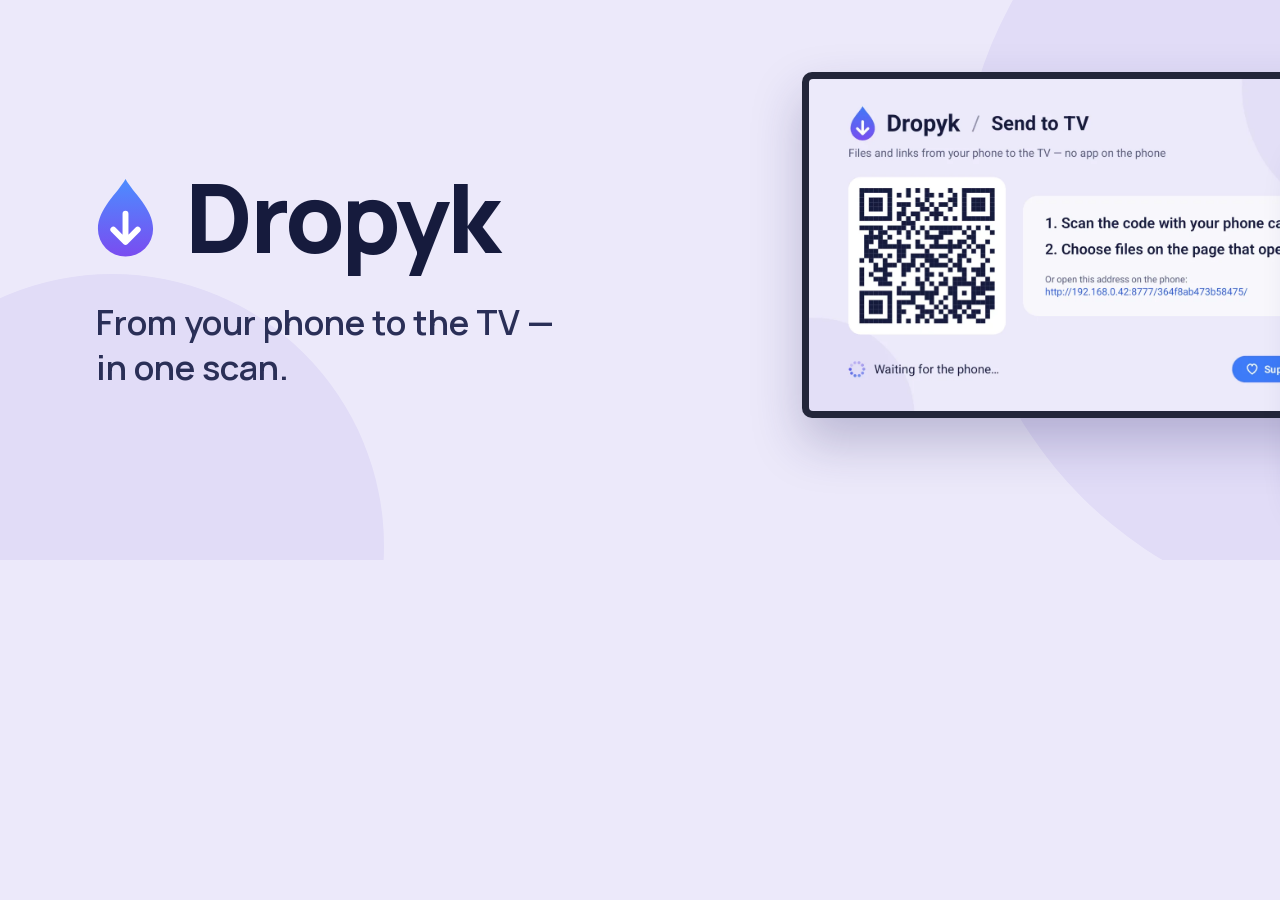
<file: docs/banner.html>
<!doctype html>
<!-- README banner and social preview. Render with docs/render-banners.sh; ?lang=en|uk&w=…&h=… -->
<html>
<head>
<meta charset="utf-8">
<style>
  @font-face { font-family: "Manrope"; src: url(../web/fonts/manrope-latin.woff2) format("woff2"); font-weight: 400 800; unicode-range: U+0000-00FF, U+2000-206F; }
  @font-face { font-family: "Manrope"; src: url(../web/fonts/manrope-cyrillic.woff2) format("woff2"); font-weight: 400 800; unicode-range: U+0400-045F, U+0490-0491, U+04B0-04B1; }
  * { box-sizing: border-box; margin: 0; }
  html, body { width: var(--w); height: var(--h); overflow: hidden; }
  body { font-family: "Manrope", system-ui, sans-serif; color: #161b3d; background: #ece9fa; position: relative;
         display: grid; grid-template-columns: 1fr 1.08fr; align-items: center; gap: 4%; padding: 0 6%; }
  body::before, body::after { content: ""; position: absolute; border-radius: 50%; background: #e1dcf7; z-index: 0; }
  body::before { width: 52%; aspect-ratio: 1; right: -12%; top: -38%; }
  body::after { width: 34%; aspect-ratio: 1; left: -10%; bottom: -46%; }
  .copy, .devices { position: relative; z-index: 1; }
  .name { display: flex; align-items: center; gap: .32em; font-size: calc(var(--h) * .17); font-weight: 800; letter-spacing: -.035em; line-height: 1; }
  .name svg { width: .62em; height: .86em; }
  .tag { margin-top: calc(var(--h) * .06); font-size: calc(var(--h) * .062); font-weight: 600; color: #2a2f57; line-height: 1.3; max-width: 17em; }
  .devices { position: relative; padding: 0 14% 10% 0; }
  .tv { padding: 1.2%; background: #23263a; border-radius: 10px; box-shadow: 0 24px 50px rgba(40, 36, 100, .25); }
  .tv img { display: block; width: 100%; border-radius: 4px; }
  .phone { position: absolute; right: 0; bottom: 0; width: 28%; padding: 1.4%; background: #23263a; border-radius: 18px; box-shadow: 0 20px 40px rgba(40, 36, 100, .3); }
  .phone img { display: block; width: 100%; border-radius: 13px; }
</style>
</head>
<body>
<svg width="0" height="0" style="position:absolute">
  <defs><linearGradient id="g" x1="0" y1="0" x2="0" y2="1"><stop offset="0" stop-color="#4C8DFF"/><stop offset="1" stop-color="#7A4CF0"/></linearGradient></defs>
</svg>
<div class="copy">
  <div class="name">
    <svg viewBox="282 180 460 635"><path fill="url(#g)" d="M512 194C572 304 727 424 727 584A215 215 0 0 1 297 584C297 424 452 304 512 194Z"/><path d="M512 464V684M417 589L512 684L607 589" fill="none" stroke="#fff" stroke-width="46" stroke-linecap="round" stroke-linejoin="round"/></svg>
    Dropyk
  </div>
  <p class="tag" id="tag"></p>
</div>
<div class="devices">
  <div class="tv"><img id="tv" alt=""></div>
  <div class="phone"><img id="phone" alt=""></div>
</div>
<script>
  const q = new URLSearchParams(location.search), lang = q.get('lang') === 'uk' ? 'uk' : 'en';
  document.documentElement.style.setProperty('--w', (q.get('w') || 1600) + 'px');
  document.documentElement.style.setProperty('--h', (q.get('h') || 560) + 'px');
  // Break after the dash by hand, so the second line never ends up a single word.
  document.getElementById('tag').innerHTML = lang === 'uk'
    ? 'З телефона на телевізор —<br>одним скануванням.' : 'From your phone to the TV —<br>in one scan.';
  document.getElementById('tv').src = `../web/assets/${lang}-tv-waiting.webp`;
  document.getElementById('phone').src = `../web/assets/${lang}-phone.webp`;
</script>
</body>
</html>
</file>
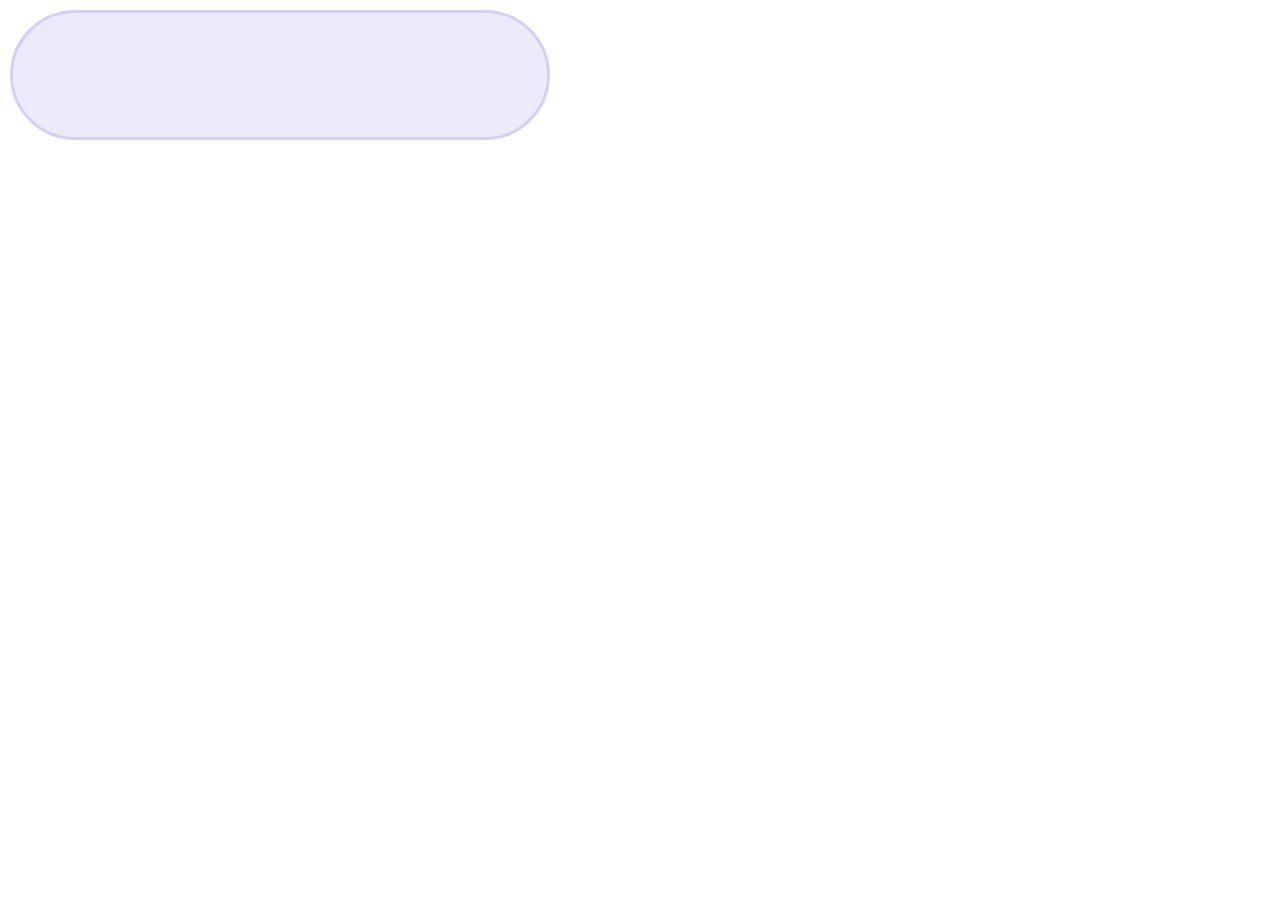
<file: docs/support.html>
<!doctype html>
<!-- README donate buttons. Render with docs/render-banners.sh; ?id=kofi|bmc|mono&lang=en|uk -->
<html>
<head>
<meta charset="utf-8">
<style>
  @font-face { font-family: "Manrope"; src: url(../web/fonts/manrope-latin.woff2) format("woff2"); font-weight: 400 800; unicode-range: U+0000-00FF, U+2000-206F; }
  @font-face { font-family: "Manrope"; src: url(../web/fonts/manrope-cyrillic.woff2) format("woff2"); font-weight: 400 800; unicode-range: U+0400-045F, U+0490-0491, U+04B0-04B1; }
  * { box-sizing: border-box; margin: 0; }
  html, body { width: 560px; height: 150px; overflow: hidden; background: transparent; }
  body { font-family: "Manrope", system-ui, sans-serif; padding: 10px; }
  .give { height: 130px; border-radius: 65px; background: #ece9fa; border: 3px solid #d6cff5;
          display: flex; align-items: center; gap: 24px; padding: 0 40px 0 22px; color: #161b3d; }
  .mark { width: 86px; height: 86px; border-radius: 50%; flex: none; display: grid; place-items: center; font-size: 44px; }
  b { display: block; font-size: 36px; font-weight: 800; letter-spacing: -.02em; line-height: 1.1; }
  small { display: block; margin-top: 6px; font-size: 25px; font-weight: 600; color: #555c7d; }
</style>
</head>
<body>
<div class="give"><span class="mark" id="mark"></span><span><b id="name"></b><small id="note"></small></span></div>
<script>
  const q = new URLSearchParams(location.search), uk = q.get('lang') === 'uk';
  // Same names and notes as the site's support block.
  const all = {
    kofi: ['💙', '#2e5be0', 'Ko-fi', uk ? 'Картка чи PayPal' : 'Card or PayPal'],
    bmc:  ['☕', '#7a4cf0', 'Buy Me a Coffee', uk ? 'Кава, будь-яка сума' : 'A coffee, any amount'],
    mono: ['🫙', '#161b3d', uk ? 'Банка Monobank' : 'Monobank jar', uk ? 'Картка, Apple Pay, Google Pay' : 'Card, Apple Pay, Google Pay'],
  };
  const [mark, color, name, note] = all[q.get('id')];
  Object.assign(document.getElementById('mark'), { textContent: mark }).style.background = color;
  document.getElementById('name').textContent = name;
  document.getElementById('note').textContent = note;
</script>
</body>
</html>
</file>
<file: web/style.css>
/* Dropyk — the TV app's light lavender room: near-white cards, navy ink, the droplet's blue-to-violet. */

@font-face { font-family: "Manrope"; src: url(fonts/manrope-latin.woff2) format("woff2"); font-weight: 400 800; font-display: swap; unicode-range: U+0000-00FF, U+0131, U+0152-0153, U+02BB-02BC, U+2000-206F, U+20AC, U+2122, U+2190-2199; }
@font-face { font-family: "Manrope"; src: url(fonts/manrope-cyrillic.woff2) format("woff2"); font-weight: 400 800; font-display: swap; unicode-range: U+0301, U+0400-045F, U+0490-0491, U+04B0-04B1, U+2116; }

:root {
  --bg: #ece9fa;
  --blob: #e3def7;
  --card: #ffffff;
  --soft: #f5f3fd;
  --line: #dcd7f2;
  --ink: #161b3d;
  --muted: #555c7d;
  --accent: #2e5be0;
  --blue: #3d7bf7;
  --violet: #7a4cf0;
  --grad: linear-gradient(135deg, var(--blue), var(--violet));
  --glass: rgba(236, 233, 250, .86);
  --glass-soft: rgba(255, 255, 255, .6);
  --chip: #e4e0fb;
  --chip-ink: #3b2fa0;
  --pill: #dfdaf8;
  --pill-ink: #2c2f7a;
  --icon: #2c2f6a;
  color-scheme: light;
  --font: "Manrope", system-ui, -apple-system, "Segoe UI", sans-serif;
  --pad: clamp(16px, 5vw, 64px);
  --max: 1200px;
}

/* Dark, in the same colors as the TV app's: the device's theme, or the visitor's pick (see the script in the page). */
:root[data-theme="dark"] {
    color-scheme: dark;
    --bg: #12142b; --blob: #1a1d3d; --card: #1e2246; --soft: #262b55; --line: #353b6b;
    --ink: #ecebfa; --muted: #a6abcb; --accent: #93adff;
    --glass: rgba(18, 20, 43, .86); --glass-soft: rgba(30, 34, 70, .7);
    --chip: #2a3060; --chip-ink: #c9c2ff; --pill: #2a3060; --pill-ink: #c9c2ff; --icon: #c9c2ff;
}

*, *::before, *::after { box-sizing: border-box; }
html { background: var(--bg); color: var(--ink); -webkit-text-size-adjust: 100%; scroll-behavior: smooth; }
body { margin: 0; font: 400 17px/1.6 var(--font); overflow-x: clip; position: relative; }
/* The lavender circle behind the top right corner, where the body's background drew it: 96% across, 4% down the page. */
.backdrop { position: absolute; inset: 0; overflow: hidden; z-index: -1; pointer-events: none; }
.blob { position: absolute; left: 96%; top: 4%; width: 44vw; height: 44vw; margin: -22vw 0 0 -22vw; border-radius: 50%; background: var(--blob); }
img { display: block; max-width: 100%; height: auto; }
a { color: var(--accent); }
code { font: 500 .86em/1 ui-monospace, "SF Mono", Menlo, monospace; background: var(--soft); border: 1px solid var(--line); border-radius: 6px; padding: 2px 6px; }
h1, h2, h3 { margin: 0; font-weight: 800; letter-spacing: -.025em; line-height: 1.08; text-wrap: balance; }
h1 { font-size: clamp(34px, 3.7vw, 52px); }
h2 { font-size: clamp(30px, 3.4vw, 44px); }
h3 { font-size: 21px; letter-spacing: -.01em; line-height: 1.25; }
p { margin: 0; }
.lead { font-size: clamp(18px, 1.55vw, 21px); color: var(--muted); max-width: 46ch; }
.small { font-size: 15px; color: var(--muted); }

.skip { position: absolute; left: -999px; top: 8px; background: var(--ink); color: var(--bg); padding: 8px 12px; border-radius: 8px; z-index: 10; }
.skip:focus { left: 8px; }
a:focus-visible, .btn:focus-visible { outline: 3px solid var(--accent); outline-offset: 3px; border-radius: 10px; }

.btn { display: inline-flex; align-items: center; gap: 10px; min-height: 56px; padding: 0 28px; border-radius: 16px;
       background: var(--grad); color: #fff; font-weight: 700; font-size: 18px; text-decoration: none;
       box-shadow: 0 10px 26px rgba(61, 123, 247, .28); }
.btn svg { width: 22px; height: 22px; }
.btn-small { min-height: 42px; padding: 0 18px; font-size: 16px; border-radius: 13px; box-shadow: none; }
.text-link { display: inline-flex; align-items: center; gap: 4px; font-weight: 700; font-size: 18px; text-decoration: none; }
.text-link svg { width: 20px; height: 20px; }
.text-link:hover { text-decoration: underline; }

.nav { position: sticky; top: 0; z-index: 5; display: flex; align-items: center; gap: 40px; padding: 14px var(--pad);
       background: var(--glass); backdrop-filter: blur(12px); }
.brand { display: inline-flex; align-items: center; gap: 10px; font-weight: 800; font-size: 24px; color: var(--ink); text-decoration: none; letter-spacing: -.02em; }
.brand svg { width: 26px; height: 36px; }
.nav nav { display: flex; gap: 32px; margin-right: auto; }
.nav nav a { color: var(--ink); text-decoration: none; font-weight: 600; }
.nav nav a:hover { color: var(--accent); }
/* motion.js: the section on screen, and a shadow once the page has scrolled under the menu. */
.nav nav a.is-here { color: var(--accent); }
.nav { transition: box-shadow .3s; }
.nav.scrolled { box-shadow: 0 8px 24px rgba(40, 36, 100, .10); }
.nav-tools { display: flex; align-items: center; gap: 22px; margin-left: auto; }
.lang { color: var(--ink); text-decoration: none; font-weight: 700; }
.theme { display: grid; place-items: center; width: 40px; height: 40px; padding: 0; border: 0; border-radius: 12px; background: none; color: var(--ink); cursor: pointer; }
.theme:hover { color: var(--accent); }
.theme:focus-visible { outline: 3px solid var(--accent); outline-offset: 2px; }
.theme svg { width: 22px; height: 22px; }

main > section { max-width: var(--max); margin: 0 auto; padding: clamp(64px, 8vw, 104px) var(--pad) 0; }

/* Hero: the copy on the left, the real TV and phone screens on the right. */
.hero { display: grid; grid-template-columns: 1.1fr 1fr; gap: clamp(28px, 4vw, 56px); align-items: center; padding-top: clamp(28px, 5vw, 64px) !important; }
.pill { display: inline-block; background: var(--pill); color: var(--pill-ink); font-weight: 700; font-size: 15px; padding: 6px 14px; border-radius: 999px; margin-bottom: 22px; }
.hero h1 { margin-bottom: 20px; }
.stats { margin-top: 18px; color: var(--muted); font-size: 15px; }
.stats b { color: var(--ink); font-variant-numeric: tabular-nums; }
.cta { display: flex; flex-wrap: wrap; align-items: center; gap: 14px 30px; margin-top: 32px; }

/* Padding and the phone's anchor are on .devices-tilt: the tilt's transform would otherwise move the phone's containing block. */
.devices-tilt { position: relative; padding: 0 13% 12% 0; }
.tv { margin: 0; }
.tv-screen { position: relative; padding: 8px; background: #23263a; border-radius: 12px; box-shadow: 0 28px 60px rgba(40, 36, 100, .22); }
.tv-screen img { border-radius: 5px; }
/* The hero's story (motion.js): the same TV receiving, then received, laid over the waiting screen. */
.tv-alt { position: absolute; inset: 8px; width: calc(100% - 16px); opacity: 0; }
.devices { position: relative; }
.flyer { position: absolute; left: 0; top: 0; width: 34px; height: 47px; opacity: 0; pointer-events: none; z-index: 2; }
.tv-stand { position: relative; height: 26px; margin: 0 18%; }
.tv-stand::before, .tv-stand::after { content: ""; position: absolute; top: 0; width: 10px; height: 26px; background: #23263a; border-radius: 0 0 4px 4px; }
.tv-stand::before { left: 0; transform: skewX(24deg); }
.tv-stand::after { right: 0; transform: skewX(-24deg); }
.phone { position: absolute; right: 0; bottom: 0; width: 29%; margin: 0; padding: 6px; background: #23263a; border-radius: 26px;
         box-shadow: 0 24px 50px rgba(40, 36, 100, .28); }
.phone img { border-radius: 20px; }

.strip { display: flex; justify-content: center; flex-wrap: wrap; gap: 10px 0; max-width: 860px; margin: clamp(40px, 6vw, 64px) auto 0;
         padding: 14px 18px; list-style: none; background: var(--glass-soft); border-radius: 999px; }
.strip li { display: inline-flex; align-items: center; gap: 12px; padding: 4px 28px; font-weight: 700; font-size: 18px; }
.strip li + li { border-left: 1px solid var(--line); }
.strip svg { width: 26px; height: 26px; color: var(--accent); }

.how h2 { text-align: center; }
.steps { position: relative; list-style: none; padding: 0; margin: 36px 0 0; display: grid; grid-template-columns: repeat(3, 1fr); gap: 18px; }
.steps li { display: grid; grid-template-columns: auto 1fr; gap: 14px 18px; align-items: start; background: var(--card); border-radius: 22px;
            padding: 24px; position: relative; }
.num { position: absolute; top: 18px; left: 18px; width: 32px; height: 32px; border-radius: 50%; display: grid; place-items: center;
       background: var(--chip); color: var(--chip-ink); font-weight: 800; font-size: 16px; }
.icon { width: 76px; height: 66px; margin-top: 34px; color: var(--icon); }
.steps h3 { margin: 10px 0 6px; }
.steps p { color: var(--muted); }
/* A track over the three steps that fills as the section scrolls by (motion.js); wide screens only. */
.steps-line { display: none; position: absolute; left: 0; right: 0; top: -16px; height: 3px; border-radius: 3px; background: var(--grad); transform-origin: left; }
@media (min-width: 921px) { .steps-line { display: block; } }

.features h2 { margin-bottom: 8px; }
.feature { display: grid; grid-template-columns: 1.25fr 1fr; gap: clamp(24px, 4vw, 56px); align-items: center; margin-top: 40px; }
.feature > img { border-radius: 16px; box-shadow: 0 18px 44px rgba(40, 36, 100, .14); }
.feature h3 { font-size: 26px; margin-bottom: 10px; }
.feature p { color: var(--muted); max-width: 46ch; }
.where { display: grid; gap: 12px; }
/* The TV's Quick Share prompt, drawn in the page rather than screenshotted: names and PIN are examples. */
.qs-card { display: grid; gap: 6px; background: var(--card); border-radius: 22px; padding: 28px 30px; box-shadow: 0 18px 44px rgba(40, 36, 100, .14); }
.qs-from { color: var(--muted); font-size: 15px; }
.qs-card b { font-size: 22px; }
.qs-card > span:nth-of-type(2) { color: var(--muted); }
.qs-buttons { display: flex; gap: 12px; margin-top: 12px; }
.qs-buttons i { font-style: normal; font-weight: 700; color: var(--accent); background: var(--card); border: 1px solid var(--line); border-radius: 22px; padding: 8px 18px; font-size: 15px; }
.qs-buttons i.on { background: var(--blue); border-color: var(--blue); color: #fff; }
.where-card { background: var(--card); border-radius: 18px; padding: 20px 22px; display: grid; gap: 6px; }
.where-card span { color: var(--muted); }

.more-cards { display: grid; grid-template-columns: 1fr 1fr; gap: 16px; margin-top: 28px; }
.more-card { background: var(--card); border-radius: 22px; padding: 26px 28px; display: grid; gap: 10px; align-content: start; justify-items: start; }
.more-card p { color: var(--muted); }

.mac { display: grid; grid-template-columns: auto 1fr; gap: 28px; align-items: center; }
.mac > div { background: var(--card); border-radius: 22px; padding: 28px 32px; }
.mac p { color: var(--muted); margin: 10px 0 0; max-width: 62ch; }
.mac .cta { margin-top: 20px; }
.mac img { width: 120px; height: 120px; filter: drop-shadow(0 14px 26px rgba(40, 36, 100, .2)); }

.install ol { list-style: none; counter-reset: s; padding: 0; margin: 28px 0 18px; display: grid; gap: 12px; max-width: 760px; }
.install li { counter-increment: s; background: var(--card); border-radius: 18px; padding: 18px 22px 18px 64px; position: relative; color: var(--muted); }
.install li::before { content: counter(s); position: absolute; left: 20px; top: 17px; width: 30px; height: 30px; border-radius: 50%;
                      display: grid; place-items: center; background: var(--chip); color: var(--chip-ink); font-weight: 800; font-size: 15px; }
.install li b { color: var(--ink); }

.private ul { list-style: none; padding: 0; margin: 28px 0 0; display: grid; grid-template-columns: repeat(3, 1fr); gap: 16px; }
.private li { background: var(--card); border-radius: 18px; padding: 22px 24px; color: var(--muted); }

.support { display: grid; grid-template-columns: 1fr 1fr; gap: clamp(24px, 4vw, 56px); align-items: center; }
.support > img { border-radius: 16px; box-shadow: 0 18px 44px rgba(40, 36, 100, .14); }
.support p { color: var(--muted); margin: 12px 0 22px; }
.gives { display: grid; gap: 10px; }
.give { display: grid; grid-template-columns: 1fr auto; align-items: center; background: var(--card); border: 1px solid transparent;
        border-radius: 16px; padding: 14px 20px; color: var(--ink); text-decoration: none; }
.give small { grid-column: 1; color: var(--muted); font-size: 14px; }
.give span { grid-row: 1 / 3; grid-column: 2; color: var(--accent); font-size: 20px; }
.give:hover { border-color: var(--blue); }

.footer { max-width: var(--max); margin: clamp(64px, 8vw, 104px) auto 0; padding: 28px var(--pad) 40px; border-top: 1px solid var(--line);
          color: var(--muted); font-size: 15px; display: flex; flex-wrap: wrap; justify-content: space-between; align-items: center; gap: 12px; }
.footer .brand { font-size: 19px; }
.footer .brand svg { width: 20px; height: 28px; }

@media (max-width: 920px) {
  .nav nav { display: none; }
  .hero, .feature, .support, .mac, .more-cards { grid-template-columns: 1fr; }
  .steps, .private ul { grid-template-columns: 1fr; }
  .feature > div:last-child { order: -1; }
}
@media (max-width: 560px) {
  .nav { gap: 12px; }
  .brand { font-size: 21px; }
  .strip { border-radius: 22px; flex-direction: column; align-items: flex-start; }
  .strip li + li { border-left: 0; }
  .devices-tilt { padding: 0 16% 18% 0; }
  .phone { width: 34%; border-radius: 18px; padding: 4px; }
  .phone img { border-radius: 14px; }
}
@media (prefers-reduced-motion: reduce) { html { scroll-behavior: auto; } }

/* Motion (motion.js): hidden only while .motion is on <html>, which the head script takes off after 3 s if motion.js never starts. */
.motion [data-reveal], .motion .hero-copy > *, .motion .devices-tilt > figure, .motion .steps li, .motion .feature > *, .motion .mac img { opacity: 0; }
/* The hero can't wait 3 s on a slow line: it shows itself at 1.2 s unless motion.js has taken over (.moving). */
@keyframes show { to { opacity: 1; } }
.motion:not(.moving) .hero-copy > *, .motion:not(.moving) .devices-tilt > figure { animation: show .4s 1.2s forwards; }
/* Hover lift (motion.js adds .lifted): the same soft shadow the screenshots have. */
.lifted { box-shadow: 0 18px 44px rgba(40, 36, 100, .14); }
.more-card, .private li, .install li, .give { transition: box-shadow .25s; }

/* From the same author: each card tinted with its app's colour */
.kin-lead { color: var(--muted); margin: 10px 0 0; }
.kin-cards { display: grid; grid-template-columns: 1fr 1fr; gap: 16px; margin-top: 28px; }
.kin-card { position: relative; display: grid; grid-template-columns: auto 1fr; gap: 6px 18px; align-items: center; padding: 24px 52px 24px 24px; border-radius: 22px;
  background: linear-gradient(135deg, rgba(var(--tone), .18), transparent 60%), var(--card); border: 1px solid transparent; color: var(--ink); text-decoration: none;
  transition: transform .25s, box-shadow .25s, border-color .25s; }
.kin-card:hover, .kin-card:focus-visible { transform: translateY(-3px); border-color: rgba(var(--tone), .7); box-shadow: 0 18px 40px -18px rgba(var(--tone), .55); }
.kin-card img { grid-row: span 2; width: 64px; height: 64px; border-radius: 16px; filter: drop-shadow(0 8px 16px rgba(40, 36, 100, .18)); }
.kin-card b { display: block; font-size: 19px; margin-bottom: 4px; }
.kin-card small { color: var(--muted); font-size: 15px; }
.kin-tag { font-style: normal; justify-self: start; padding: 4px 10px; border-radius: 999px; font-size: 12px; font-weight: 700; background: rgba(var(--tone), .18); color: var(--ink); }
.kin-arrow { position: absolute; right: 20px; top: 18px; font-size: 20px; color: rgb(var(--tone)); }
@media (max-width: 760px) { .kin-cards { grid-template-columns: 1fr; } .kin-card { align-items: start; } }
</file>
